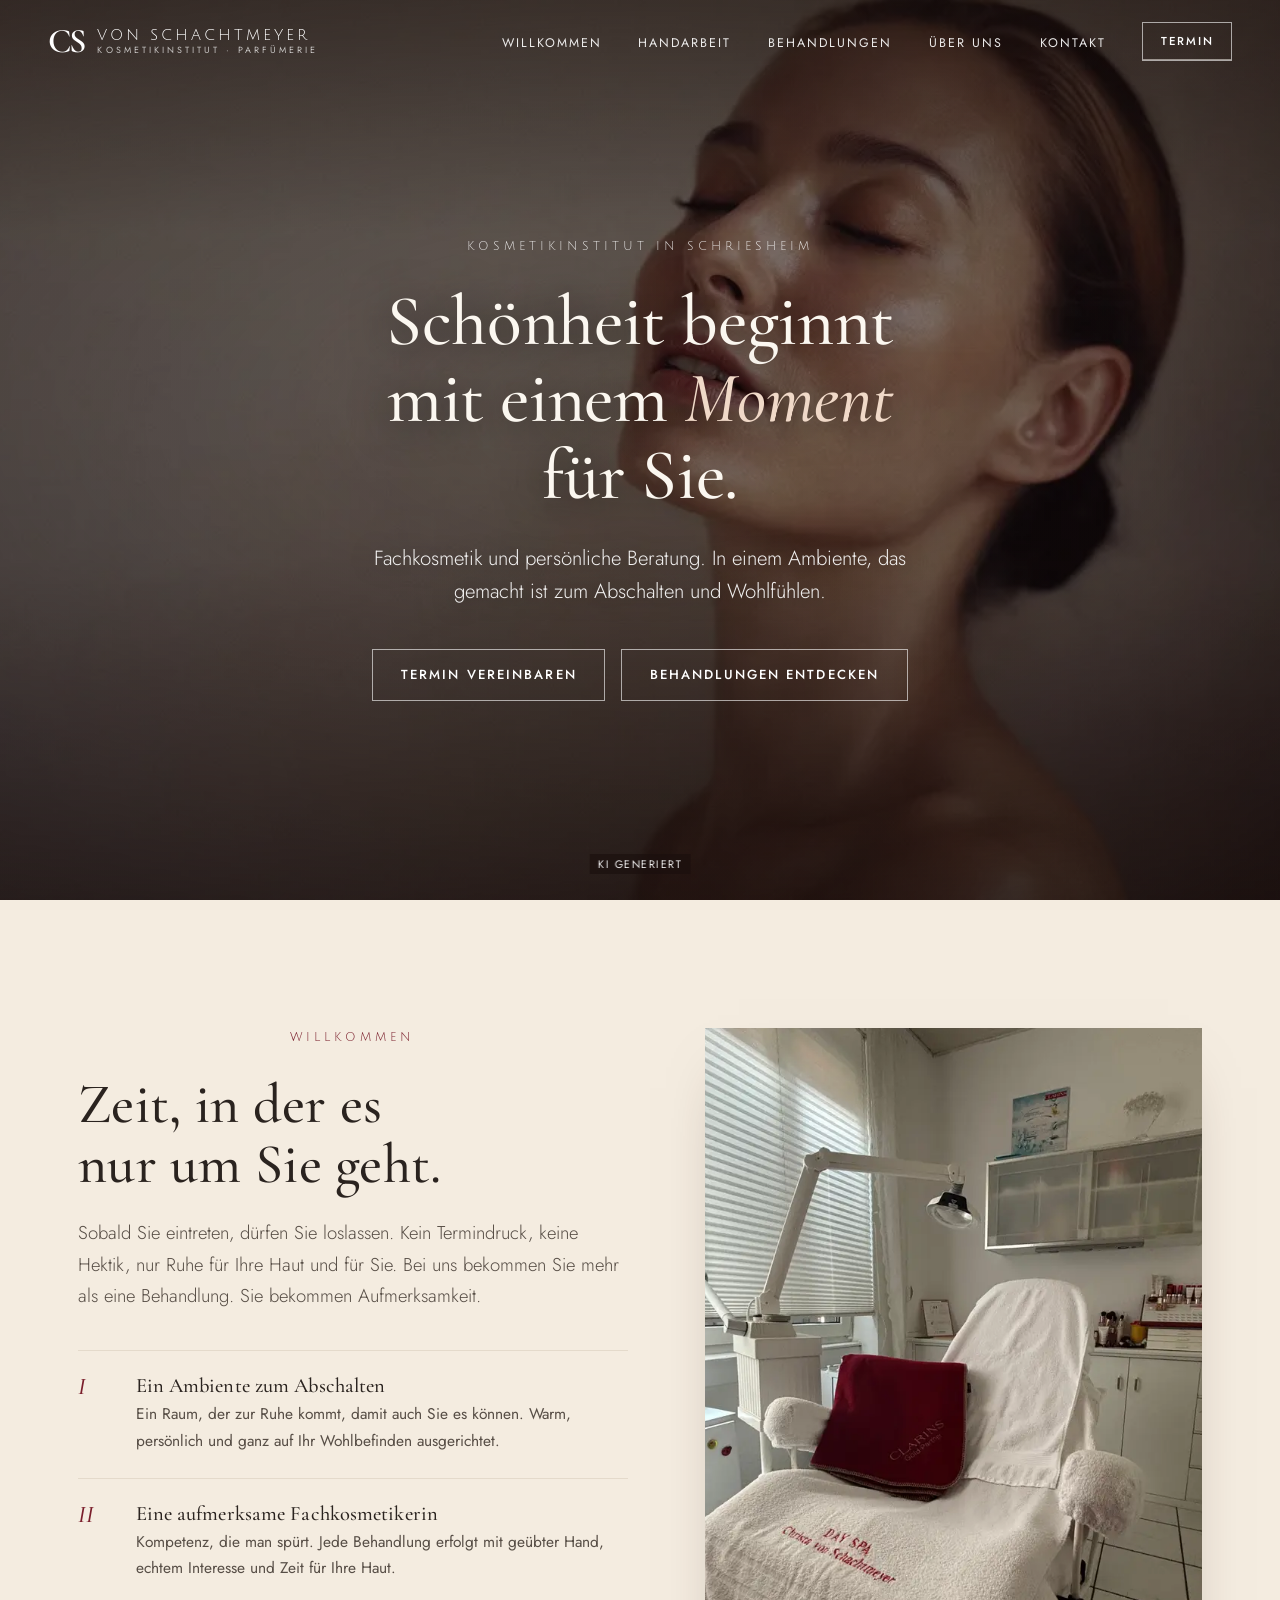
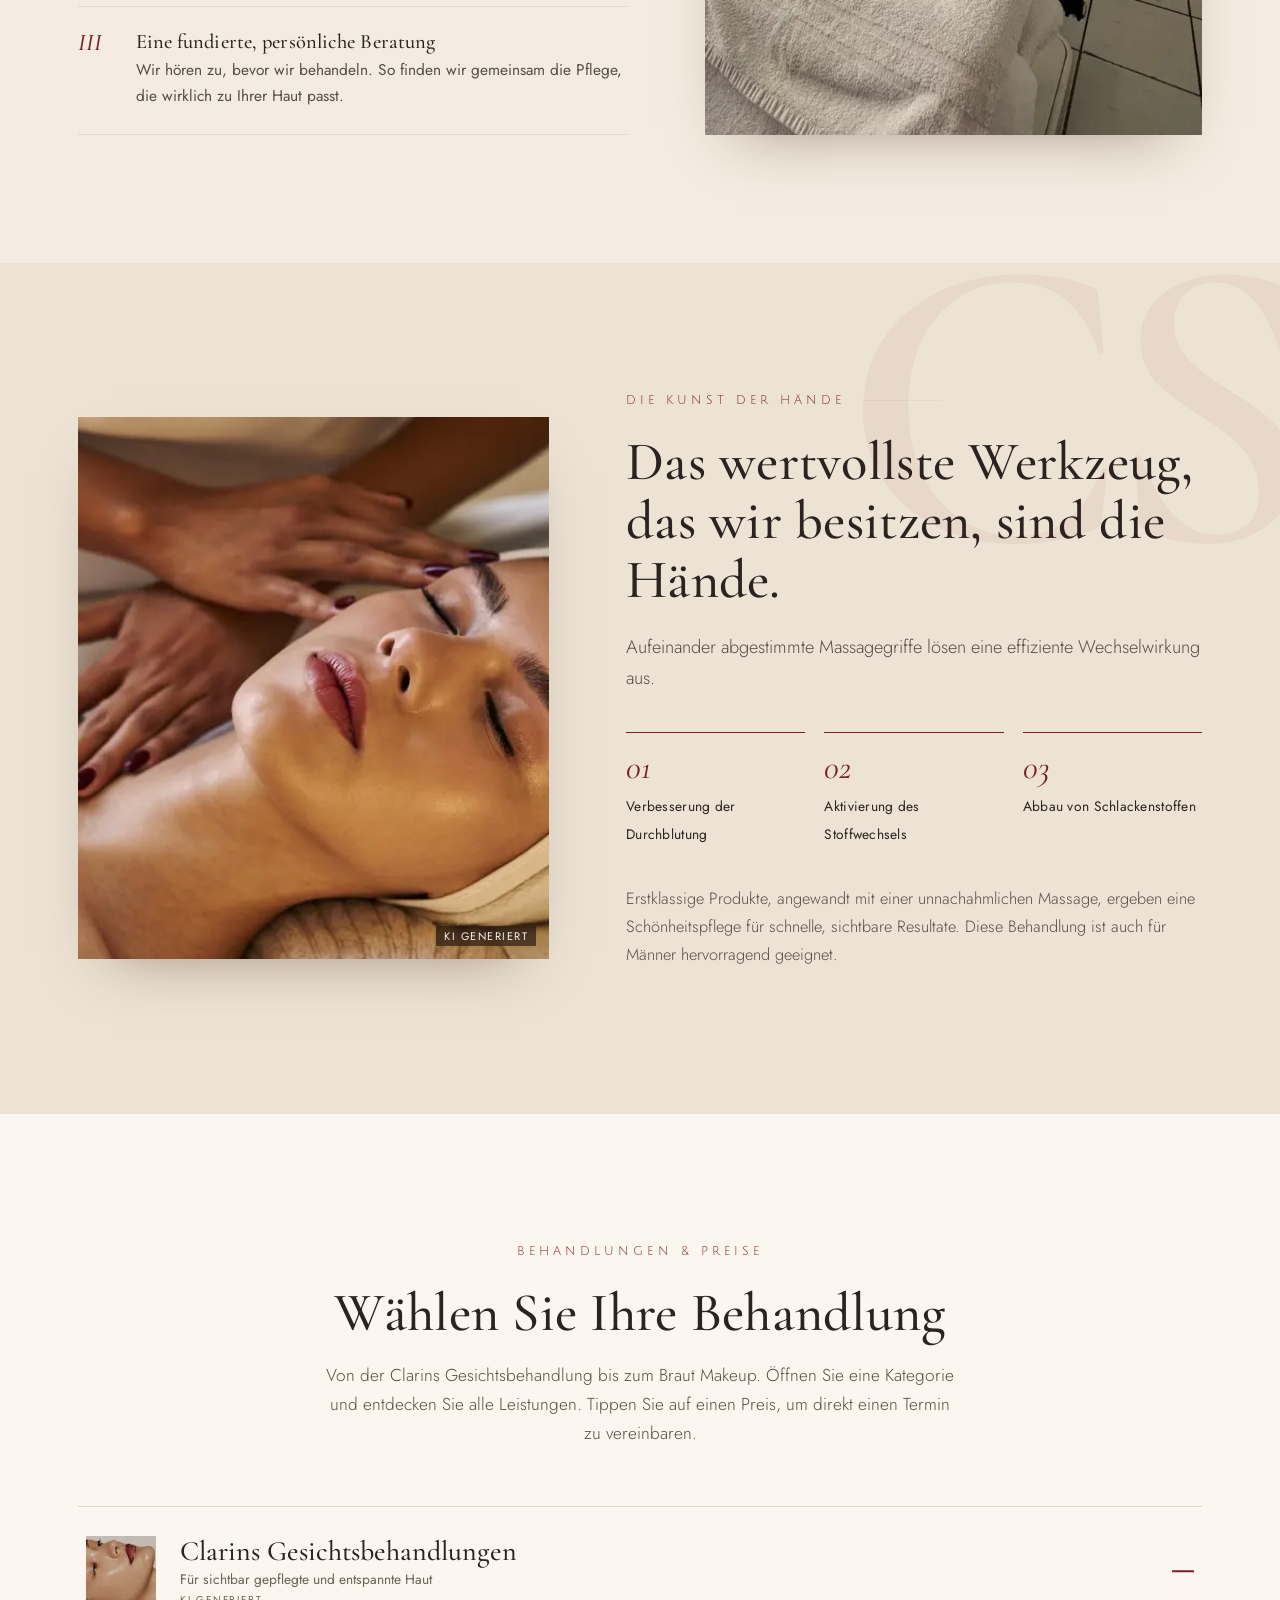
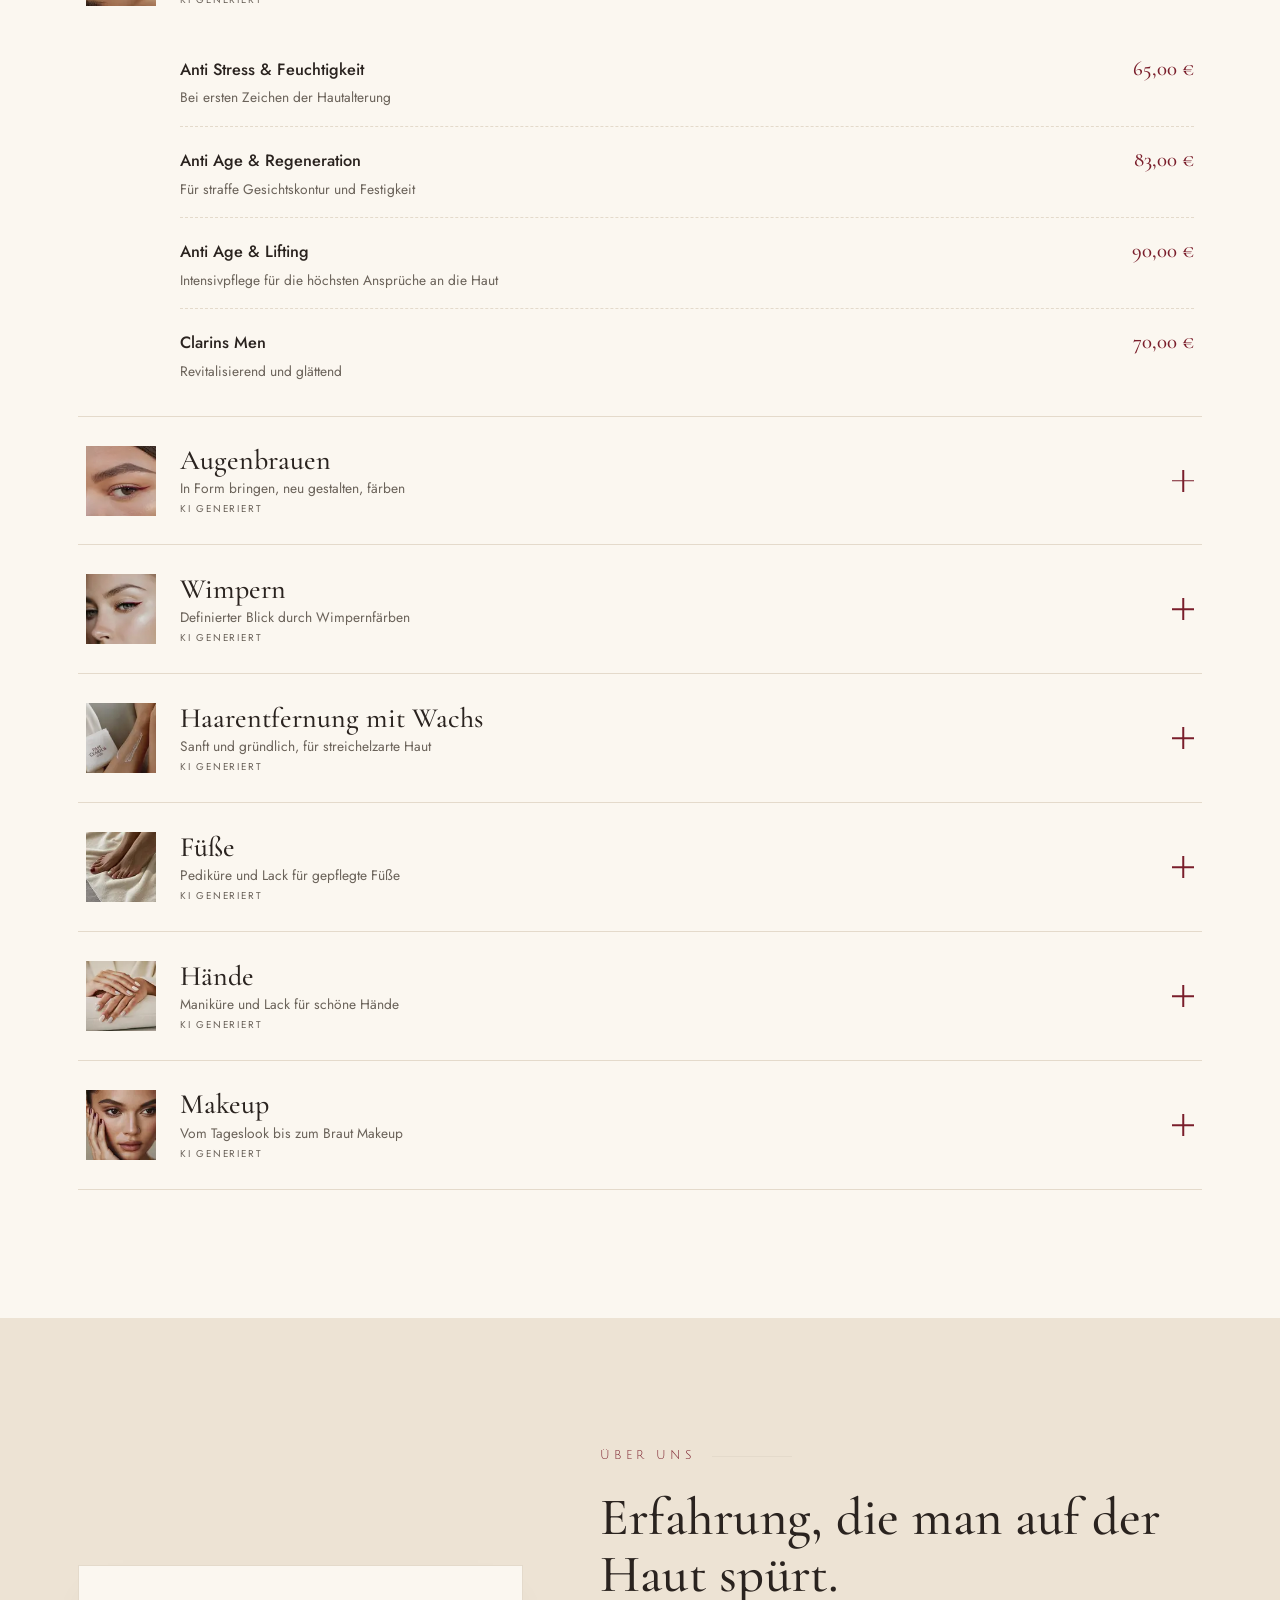
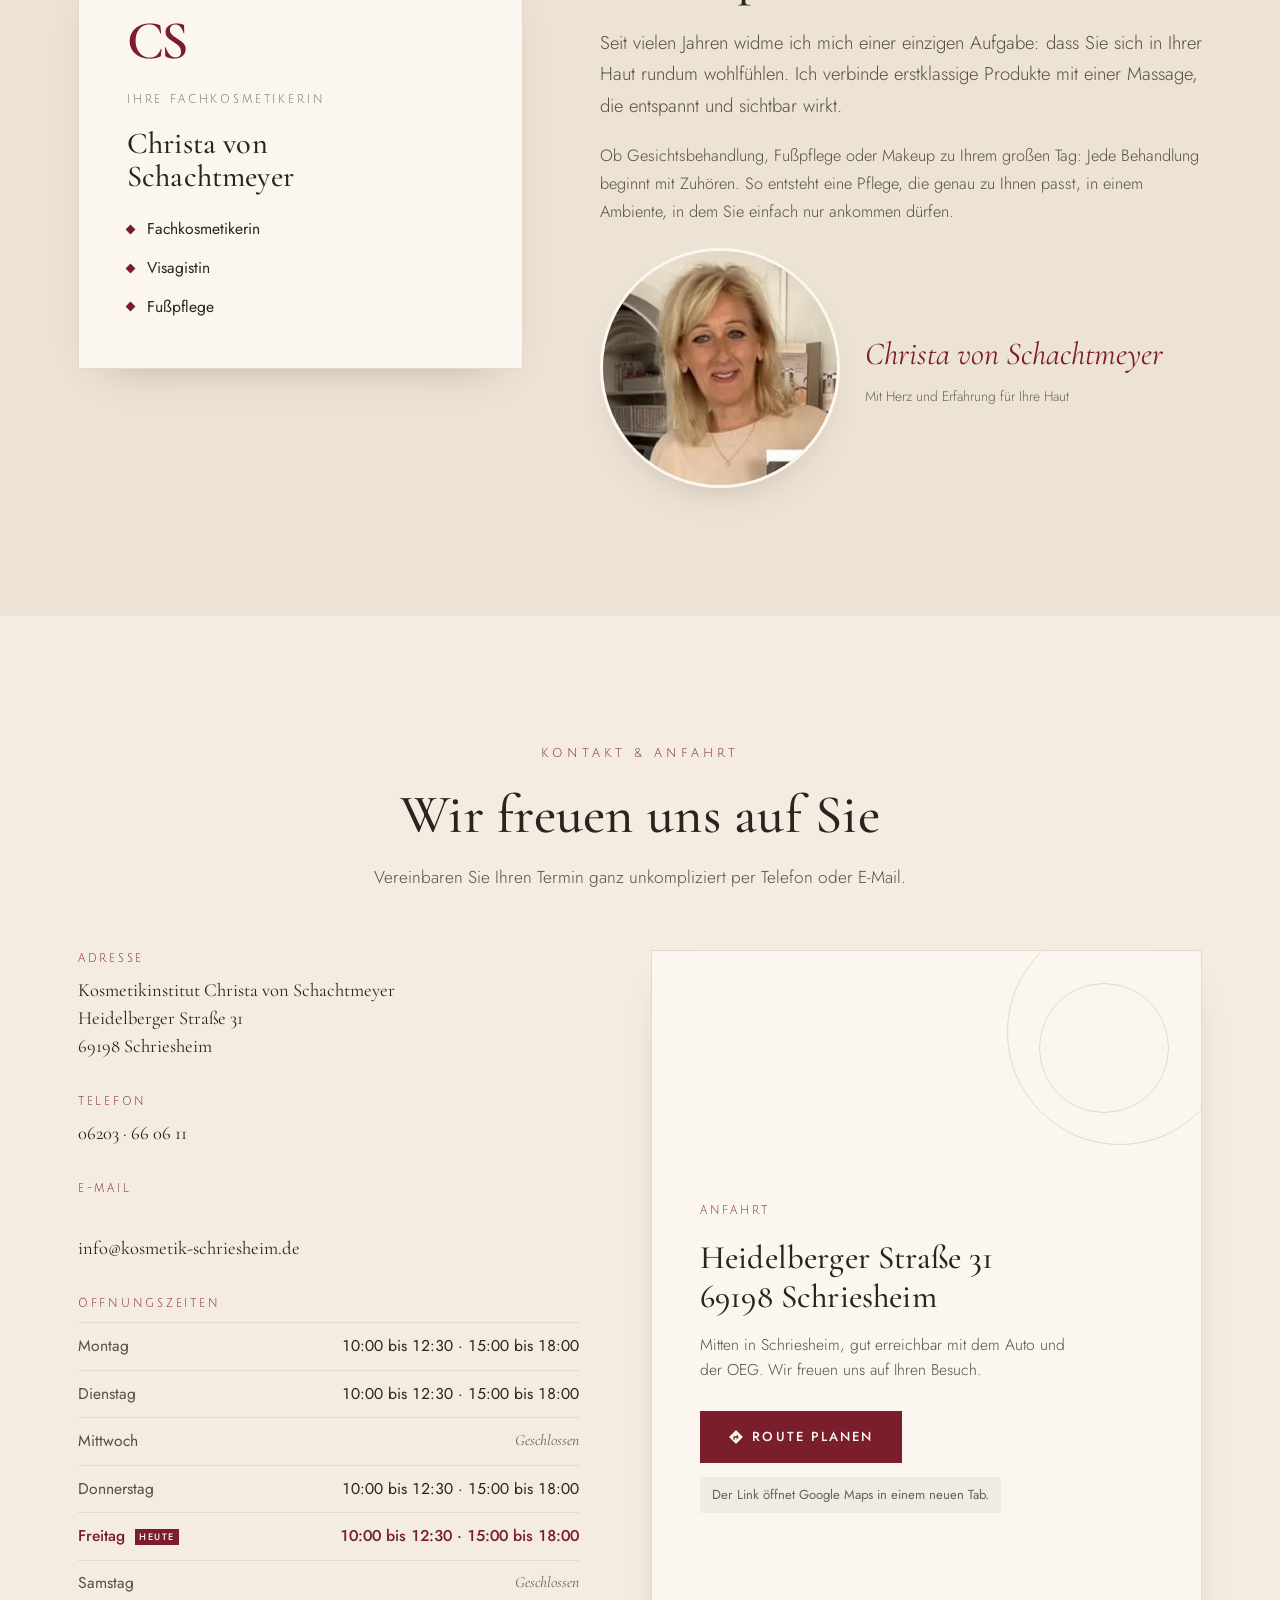
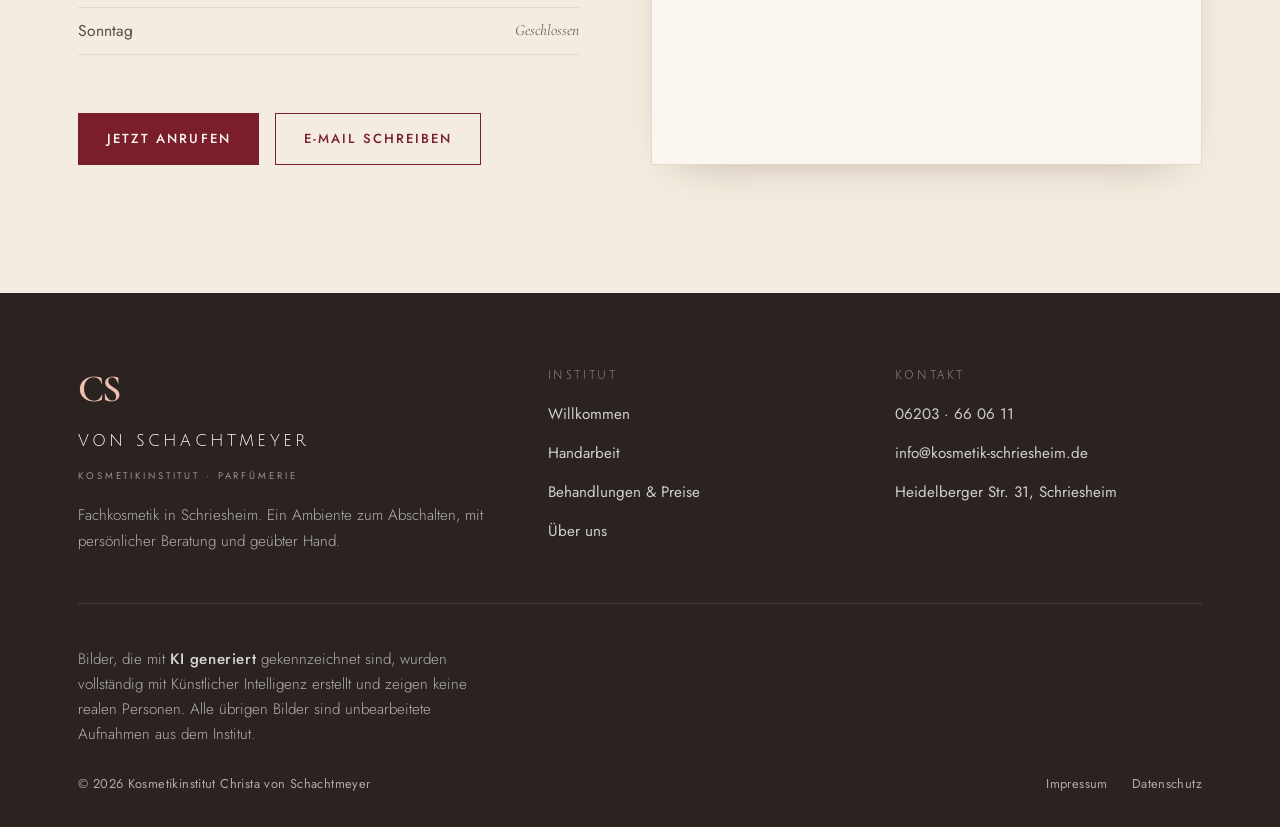
<file: index.html>
<!DOCTYPE html>
<html lang="de">
<head>
<meta charset="utf-8">
<meta name="viewport" content="width=device-width, initial-scale=1, viewport-fit=cover">
<title>Kosmetikinstitut Christa von Schachtmeyer · Schriesheim</title>
<meta name="description" content="Kosmetikinstitut Christa von Schachtmeyer in Schriesheim. Fachkosmetik und persönliche Beratung. Gesichtsbehandlungen, Wimpern, Augenbrauen, Maniküre, Pediküre und Makeup. Termine unter 06203 660611.">
<meta name="theme-color" content="#7A1E2B">
<meta property="og:type" content="business.business">
<meta property="og:title" content="Kosmetikinstitut Christa von Schachtmeyer · Schriesheim">
<meta property="og:description" content="Fachkosmetik und persönliche Beratung in Schriesheim. Ein Ambiente zum Abschalten und Wohlfühlen.">
<meta property="og:image" content="images/hero-1920.jpg">
<meta property="og:locale" content="de_DE">
<script>var _q=location.search;if(_q.indexOf('shot')>-1)document.documentElement.classList.add('shot');if(_q.indexOf('hover')>-1)document.documentElement.classList.add('hovertest');</script>
<link rel="stylesheet" href="styles.css">
<link rel="preload" as="image" fetchpriority="high"
      href="images/hero-1280.webp"
      imagesrcset="images/hero-768.webp 768w, images/hero-1280.webp 1280w, images/hero-1920.webp 1920w"
      imagesizes="100vw">
<link rel="icon" href="data:image/svg+xml,%3Csvg xmlns='http://www.w3.org/2000/svg' viewBox='0 0 32 32'%3E%3Crect width='32' height='32' fill='%23F4ECE0'/%3E%3Ctext x='16' y='23' font-family='Georgia,serif' font-size='20' font-weight='600' fill='%237A1E2B' text-anchor='middle'%3ECS%3C/text%3E%3C/svg%3E">

<script type="application/ld+json">
{
  "@context":"https://schema.org",
  "@type":"BeautySalon",
  "name":"Kosmetikinstitut Christa von Schachtmeyer",
  "description":"Fachkosmetik und persönliche Beratung in Schriesheim.",
  "image":"images/hero-1920.jpg",
  "telephone":"+49 6203 660611",
  "email":"info@kosmetik-schriesheim.de",
  "priceRange":"€€",
  "address":{"@type":"PostalAddress","streetAddress":"Heidelberger Str. 31","postalCode":"69198","addressLocality":"Schriesheim","addressCountry":"DE"},
  "openingHoursSpecification":[
    {"@type":"OpeningHoursSpecification","dayOfWeek":["Monday","Tuesday","Thursday","Friday"],"opens":"10:00","closes":"12:30"},
    {"@type":"OpeningHoursSpecification","dayOfWeek":["Monday","Tuesday","Thursday","Friday"],"opens":"15:00","closes":"18:00"}
  ]
}
</script>
</head>
<body>

<!-- ============================ Navigation ============================ -->
<header class="nav" id="nav">
  <a class="logo" href="#top" title="Zur Startseite">
    <span class="logo-mark" aria-hidden="true">CS</span>
    <span class="logo-word">
      <span class="logo-name">von Schachtmeyer</span>
      <span class="logo-sub">Kosmetikinstitut · Parfümerie</span>
    </span>
  </a>
  <button class="nav-toggle" id="navToggle" aria-label="Menü öffnen" aria-expanded="false">
    <span></span><span></span><span></span>
  </button>
  <nav>
    <ul class="nav-links" id="navLinks">
      <li><a href="#institut">Willkommen</a></li>
      <li><a href="#methode">Handarbeit</a></li>
      <li><a href="#behandlungen">Behandlungen</a></li>
      <li><a href="#christa">Über uns</a></li>
      <li><a href="#kontakt">Kontakt</a></li>
      <li><a class="btn" href="tel:+496203660611">Termin</a></li>
    </ul>
  </nav>
</header>

<main id="top">

  <!-- ============================ Hero ============================ -->
  <section class="hero">
    <div class="hero-media" aria-hidden="true">
      <picture>
        <source type="image/webp" sizes="100vw"
                srcset="images/hero-768.webp 768w, images/hero-1280.webp 1280w, images/hero-1920.webp 1920w">
        <img src="images/hero-1280.jpg" sizes="100vw"
             srcset="images/hero-768.jpg 768w, images/hero-1280.jpg 1280w, images/hero-1920.jpg 1920w"
             alt="" width="1920" height="1080" fetchpriority="high" decoding="async">
      </picture>
    </div>
    <div class="hero-scrim" aria-hidden="true"></div>
    <span class="ai-tag ai-tag-hero">KI generiert</span>
    <div class="hero-inner">
      <div class="hero-content">
        <span class="kicker light" data-stagger style="--i:1">Kosmetikinstitut in Schriesheim</span>
        <h1 data-stagger style="--i:2">Schönheit beginnt<br>mit einem <em>Moment</em><br>für Sie.</h1>
        <p class="hero-sub" data-stagger style="--i:3">Fachkosmetik und persönliche Beratung. In einem Ambiente, das gemacht ist zum Abschalten und Wohlfühlen.</p>
        <div class="hero-actions" data-stagger style="--i:4">
          <a class="btn light" href="tel:+496203660611">Termin vereinbaren</a>
          <a class="btn light" href="#behandlungen">Behandlungen entdecken</a>
        </div>
      </div>
    </div>
  </section>

  <!-- ============================ Willkommen / Institut ============================ -->
  <section class="section welcome" id="institut">
    <div class="wrap">
      <div class="welcome-grid">
        <div class="welcome-head reveal">
          <div class="eyebrow-line"><span class="kicker">Willkommen</span></div>
          <h2>Zeit, in der es<br>nur um Sie geht.</h2>
          <p class="lead">Sobald Sie eintreten, dürfen Sie loslassen. Kein Termindruck, keine Hektik, nur Ruhe für Ihre Haut und für Sie. Bei uns bekommen Sie mehr als eine Behandlung. Sie bekommen Aufmerksamkeit.</p>
        </div>
        <div class="welcome-visual reveal d1">
          <div class="img-frame reveal-img">
            <picture>
              <source type="image/webp" sizes="(max-width:1100px) 92vw, 46vw"
                      srcset="images/ambiente-480.webp 480w, images/ambiente-700.webp 700w, images/ambiente-900.webp 900w, images/ambiente-1200.webp 1200w">
              <img src="images/ambiente-700.jpg" sizes="(max-width:1100px) 92vw, 46vw"
                   srcset="images/ambiente-480.jpg 480w, images/ambiente-700.jpg 700w, images/ambiente-900.jpg 900w, images/ambiente-1200.jpg 1200w"
                   alt="Behandlungsraum im Kosmetikinstitut Christa von Schachtmeyer" width="1200" height="1600" loading="lazy" decoding="async">
            </picture>
          </div>
        </div>
        <div class="promises reveal d2">
          <div class="promise">
            <span class="promise-no">I</span>
            <div>
              <h3>Ein Ambiente zum Abschalten</h3>
              <p>Ein Raum, der zur Ruhe kommt, damit auch Sie es können. Warm, persönlich und ganz auf Ihr Wohlbefinden ausgerichtet.</p>
            </div>
          </div>
          <div class="promise">
            <span class="promise-no">II</span>
            <div>
              <h3>Eine aufmerksame Fachkosmetikerin</h3>
              <p>Kompetenz, die man spürt. Jede Behandlung erfolgt mit geübter Hand, echtem Interesse und Zeit für Ihre Haut.</p>
            </div>
          </div>
          <div class="promise">
            <span class="promise-no">III</span>
            <div>
              <h3>Eine fundierte, persönliche Beratung</h3>
              <p>Wir hören zu, bevor wir behandeln. So finden wir gemeinsam die Pflege, die wirklich zu Ihrer Haut passt.</p>
            </div>
          </div>
        </div>
      </div>
    </div>
  </section>

  <!-- ============================ Handarbeit ============================ -->
  <section class="section methode" id="methode">
    <div class="wrap">
      <div class="methode-grid">
        <div class="methode-visual reveal">
          <div class="reveal-img">
            <picture>
              <source type="image/webp" sizes="(max-width:900px) 92vw, 40vw"
                      srcset="images/methode-480.webp 480w, images/methode-760.webp 760w, images/methode-1200.webp 1200w">
              <img src="images/methode-760.jpg" sizes="(max-width:900px) 92vw, 40vw"
                   srcset="images/methode-480.jpg 480w, images/methode-760.jpg 760w, images/methode-1200.jpg 1200w"
                   alt="Kosmetikerin führt eine sanfte Gesichtsmassage durch" width="1200" height="800" loading="lazy" decoding="async">
            </picture>
            <span class="ai-tag">KI generiert</span>
          </div>
        </div>
        <div class="methode-copy reveal d1">
          <div class="eyebrow-line"><span class="kicker">Die Kunst der Hände</span></div>
          <h2>Das wertvollste Werkzeug, das wir besitzen, sind die Hände.</h2>
          <p class="methode-lead">Aufeinander abgestimmte Massagegriffe lösen eine effiziente Wechselwirkung aus.</p>
          <div class="methode-pillars">
            <div class="pillar"><span class="n">01</span><span class="l">Verbesserung der Durchblutung</span></div>
            <div class="pillar"><span class="n">02</span><span class="l">Aktivierung des Stoffwechsels</span></div>
            <div class="pillar"><span class="n">03</span><span class="l">Abbau von Schlackenstoffen</span></div>
          </div>
          <p>Erstklassige Produkte, angewandt mit einer unnachahmlichen Massage, ergeben eine Schönheitspflege für schnelle, sichtbare Resultate. Diese Behandlung ist auch für Männer hervorragend geeignet.</p>
        </div>
      </div>
    </div>
  </section>

  <!-- ============================ Behandlungen & Preise ============================ -->
  <section class="section preise" id="behandlungen">
    <div class="wrap">
      <div class="section-head center reveal">
        <div class="eyebrow-line"><span class="kicker">Behandlungen &amp; Preise</span></div>
        <h2>Wählen Sie Ihre Behandlung</h2>
        <p>Von der Clarins Gesichtsbehandlung bis zum Braut Makeup. Öffnen Sie eine Kategorie und entdecken Sie alle Leistungen. Tippen Sie auf einen Preis, um direkt einen Termin zu vereinbaren.</p>
      </div>

      <div class="accordion reveal d1" id="accordion">

        <!-- Clarins Gesicht -->
        <div class="acc-item">
          <button class="acc-head" aria-expanded="false">
            <span class="acc-thumb"><picture><source type="image/webp" srcset="images/gesicht.webp"><img src="images/gesicht.jpg" alt="Strahlende Haut nach einer Clarins Gesichtsbehandlung" width="160" height="120" loading="lazy" decoding="async"></picture></span>
            <span class="acc-titles">
              <span class="acc-cat">Clarins Gesichtsbehandlungen</span>
              <span class="acc-desc">Für sichtbar gepflegte und entspannte Haut</span>
              <span class="ai-tag ai-tag-inline">KI generiert</span>
            </span>
            <span class="acc-icon" aria-hidden="true"></span>
          </button>
          <div class="acc-panel"><div class="acc-panel-inner"><div class="acc-grid">
            <a class="price-row" href="tel:+496203660611">
              <span class="price-info">
                <span class="price-name">Anti Stress &amp; Feuchtigkeit <span class="call-tag"><svg viewBox="0 0 24 24"><path d="M6.6 10.8c1.4 2.8 3.8 5.1 6.6 6.6l2.2-2.2c.3-.3.7-.4 1-.2 1.1.4 2.3.6 3.6.6.6 0 1 .4 1 1V20c0 .6-.4 1-1 1C10.6 21 3 13.4 3 4c0-.6.4-1 1-1h3.5c.6 0 1 .4 1 1 0 1.2.2 2.4.6 3.6.1.4 0 .8-.2 1l-2.3 2.2z"/></svg>Anrufen</span></span>
                <span class="price-desc">Bei ersten Zeichen der Hautalterung</span>
              </span>
              <span class="price-value">65,00 €</span>
            </a>
            <a class="price-row" href="tel:+496203660611">
              <span class="price-info">
                <span class="price-name">Anti Age &amp; Regeneration <span class="call-tag"><svg viewBox="0 0 24 24"><path d="M6.6 10.8c1.4 2.8 3.8 5.1 6.6 6.6l2.2-2.2c.3-.3.7-.4 1-.2 1.1.4 2.3.6 3.6.6.6 0 1 .4 1 1V20c0 .6-.4 1-1 1C10.6 21 3 13.4 3 4c0-.6.4-1 1-1h3.5c.6 0 1 .4 1 1 0 1.2.2 2.4.6 3.6.1.4 0 .8-.2 1l-2.3 2.2z"/></svg>Anrufen</span></span>
                <span class="price-desc">Für straffe Gesichtskontur und Festigkeit</span>
              </span>
              <span class="price-value">83,00 €</span>
            </a>
            <a class="price-row" href="tel:+496203660611">
              <span class="price-info">
                <span class="price-name">Anti Age &amp; Lifting <span class="call-tag"><svg viewBox="0 0 24 24"><path d="M6.6 10.8c1.4 2.8 3.8 5.1 6.6 6.6l2.2-2.2c.3-.3.7-.4 1-.2 1.1.4 2.3.6 3.6.6.6 0 1 .4 1 1V20c0 .6-.4 1-1 1C10.6 21 3 13.4 3 4c0-.6.4-1 1-1h3.5c.6 0 1 .4 1 1 0 1.2.2 2.4.6 3.6.1.4 0 .8-.2 1l-2.3 2.2z"/></svg>Anrufen</span></span>
                <span class="price-desc">Intensivpflege für die höchsten Ansprüche an die Haut</span>
              </span>
              <span class="price-value">90,00 €</span>
            </a>
            <a class="price-row" href="tel:+496203660611">
              <span class="price-info">
                <span class="price-name">Clarins Men <span class="call-tag"><svg viewBox="0 0 24 24"><path d="M6.6 10.8c1.4 2.8 3.8 5.1 6.6 6.6l2.2-2.2c.3-.3.7-.4 1-.2 1.1.4 2.3.6 3.6.6.6 0 1 .4 1 1V20c0 .6-.4 1-1 1C10.6 21 3 13.4 3 4c0-.6.4-1 1-1h3.5c.6 0 1 .4 1 1 0 1.2.2 2.4.6 3.6.1.4 0 .8-.2 1l-2.3 2.2z"/></svg>Anrufen</span></span>
                <span class="price-desc">Revitalisierend und glättend</span>
              </span>
              <span class="price-value">70,00 €</span>
            </a>
          </div></div></div>
        </div>

        <!-- Augenbrauen -->
        <div class="acc-item">
          <button class="acc-head" aria-expanded="false">
            <span class="acc-thumb"><picture><source type="image/webp" srcset="images/augenbrauen.webp"><img src="images/augenbrauen.jpg" alt="Perfekt in Form gebrachte Augenbraue" width="160" height="120" loading="lazy" decoding="async"></picture></span>
            <span class="acc-titles">
              <span class="acc-cat">Augenbrauen</span>
              <span class="acc-desc">In Form bringen, neu gestalten, färben</span>
              <span class="ai-tag ai-tag-inline">KI generiert</span>
            </span>
            <span class="acc-icon" aria-hidden="true"></span>
          </button>
          <div class="acc-panel"><div class="acc-panel-inner"><div class="acc-grid">
            <a class="price-row" href="tel:+496203660611">
              <span class="price-info"><span class="price-name">In Form bringen <span class="call-tag"><svg viewBox="0 0 24 24"><path d="M6.6 10.8c1.4 2.8 3.8 5.1 6.6 6.6l2.2-2.2c.3-.3.7-.4 1-.2 1.1.4 2.3.6 3.6.6.6 0 1 .4 1 1V20c0 .6-.4 1-1 1C10.6 21 3 13.4 3 4c0-.6.4-1 1-1h3.5c.6 0 1 .4 1 1 0 1.2.2 2.4.6 3.6.1.4 0 .8-.2 1l-2.3 2.2z"/></svg>Anrufen</span></span></span>
              <span class="price-value">12,00 €</span>
            </a>
            <a class="price-row" href="tel:+496203660611">
              <span class="price-info"><span class="price-name">Neue Form <span class="call-tag"><svg viewBox="0 0 24 24"><path d="M6.6 10.8c1.4 2.8 3.8 5.1 6.6 6.6l2.2-2.2c.3-.3.7-.4 1-.2 1.1.4 2.3.6 3.6.6.6 0 1 .4 1 1V20c0 .6-.4 1-1 1C10.6 21 3 13.4 3 4c0-.6.4-1 1-1h3.5c.6 0 1 .4 1 1 0 1.2.2 2.4.6 3.6.1.4 0 .8-.2 1l-2.3 2.2z"/></svg>Anrufen</span></span></span>
              <span class="price-value"><span class="ab">ab</span>14,00 €</span>
            </a>
            <a class="price-row" href="tel:+496203660611">
              <span class="price-info"><span class="price-name">Färben <span class="call-tag"><svg viewBox="0 0 24 24"><path d="M6.6 10.8c1.4 2.8 3.8 5.1 6.6 6.6l2.2-2.2c.3-.3.7-.4 1-.2 1.1.4 2.3.6 3.6.6.6 0 1 .4 1 1V20c0 .6-.4 1-1 1C10.6 21 3 13.4 3 4c0-.6.4-1 1-1h3.5c.6 0 1 .4 1 1 0 1.2.2 2.4.6 3.6.1.4 0 .8-.2 1l-2.3 2.2z"/></svg>Anrufen</span></span></span>
              <span class="price-value">12,00 €</span>
            </a>
          </div></div></div>
        </div>

        <!-- Wimpern -->
        <div class="acc-item">
          <button class="acc-head" aria-expanded="false">
            <span class="acc-thumb"><picture><source type="image/webp" srcset="images/wimpern.webp"><img src="images/wimpern.jpg" alt="Auge mit langen, definierten Wimpern" width="160" height="120" loading="lazy" decoding="async"></picture></span>
            <span class="acc-titles">
              <span class="acc-cat">Wimpern</span>
              <span class="acc-desc">Definierter Blick durch Wimpernfärben</span>
              <span class="ai-tag ai-tag-inline">KI generiert</span>
            </span>
            <span class="acc-icon" aria-hidden="true"></span>
          </button>
          <div class="acc-panel"><div class="acc-panel-inner"><div class="acc-grid">
            <a class="price-row" href="tel:+496203660611">
              <span class="price-info"><span class="price-name">Färben <span class="call-tag"><svg viewBox="0 0 24 24"><path d="M6.6 10.8c1.4 2.8 3.8 5.1 6.6 6.6l2.2-2.2c.3-.3.7-.4 1-.2 1.1.4 2.3.6 3.6.6.6 0 1 .4 1 1V20c0 .6-.4 1-1 1C10.6 21 3 13.4 3 4c0-.6.4-1 1-1h3.5c.6 0 1 .4 1 1 0 1.2.2 2.4.6 3.6.1.4 0 .8-.2 1l-2.3 2.2z"/></svg>Anrufen</span></span></span>
              <span class="price-value">15,00 €</span>
            </a>
          </div></div></div>
        </div>

        <!-- Haarentfernung -->
        <div class="acc-item">
          <button class="acc-head" aria-expanded="false">
            <span class="acc-thumb"><picture><source type="image/webp" srcset="images/haarentfernung.webp"><img src="images/haarentfernung.jpg" alt="Glatte, gepflegte Haut nach Haarentfernung mit Wachs" width="160" height="120" loading="lazy" decoding="async"></picture></span>
            <span class="acc-titles">
              <span class="acc-cat">Haarentfernung mit Wachs</span>
              <span class="acc-desc">Sanft und gründlich, für streichelzarte Haut</span>
              <span class="ai-tag ai-tag-inline">KI generiert</span>
            </span>
            <span class="acc-icon" aria-hidden="true"></span>
          </button>
          <div class="acc-panel"><div class="acc-panel-inner"><div class="acc-grid">
            <a class="price-row" href="tel:+496203660611">
              <span class="price-info"><span class="price-name">Gesicht <span class="call-tag"><svg viewBox="0 0 24 24"><path d="M6.6 10.8c1.4 2.8 3.8 5.1 6.6 6.6l2.2-2.2c.3-.3.7-.4 1-.2 1.1.4 2.3.6 3.6.6.6 0 1 .4 1 1V20c0 .6-.4 1-1 1C10.6 21 3 13.4 3 4c0-.6.4-1 1-1h3.5c.6 0 1 .4 1 1 0 1.2.2 2.4.6 3.6.1.4 0 .8-.2 1l-2.3 2.2z"/></svg>Anrufen</span></span></span>
              <span class="price-value"><span class="ab">ab</span>12,00 €</span>
            </a>
            <a class="price-row" href="tel:+496203660611">
              <span class="price-info"><span class="price-name">Bein bis Knie <span class="call-tag"><svg viewBox="0 0 24 24"><path d="M6.6 10.8c1.4 2.8 3.8 5.1 6.6 6.6l2.2-2.2c.3-.3.7-.4 1-.2 1.1.4 2.3.6 3.6.6.6 0 1 .4 1 1V20c0 .6-.4 1-1 1C10.6 21 3 13.4 3 4c0-.6.4-1 1-1h3.5c.6 0 1 .4 1 1 0 1.2.2 2.4.6 3.6.1.4 0 .8-.2 1l-2.3 2.2z"/></svg>Anrufen</span></span></span>
              <span class="price-value">40,00 €</span>
            </a>
            <a class="price-row" href="tel:+496203660611">
              <span class="price-info"><span class="price-name">Bein komplett <span class="call-tag"><svg viewBox="0 0 24 24"><path d="M6.6 10.8c1.4 2.8 3.8 5.1 6.6 6.6l2.2-2.2c.3-.3.7-.4 1-.2 1.1.4 2.3.6 3.6.6.6 0 1 .4 1 1V20c0 .6-.4 1-1 1C10.6 21 3 13.4 3 4c0-.6.4-1 1-1h3.5c.6 0 1 .4 1 1 0 1.2.2 2.4.6 3.6.1.4 0 .8-.2 1l-2.3 2.2z"/></svg>Anrufen</span></span></span>
              <span class="price-value">59,00 €</span>
            </a>
            <a class="price-row" href="tel:+496203660611">
              <span class="price-info"><span class="price-name">Bikinizone <span class="call-tag"><svg viewBox="0 0 24 24"><path d="M6.6 10.8c1.4 2.8 3.8 5.1 6.6 6.6l2.2-2.2c.3-.3.7-.4 1-.2 1.1.4 2.3.6 3.6.6.6 0 1 .4 1 1V20c0 .6-.4 1-1 1C10.6 21 3 13.4 3 4c0-.6.4-1 1-1h3.5c.6 0 1 .4 1 1 0 1.2.2 2.4.6 3.6.1.4 0 .8-.2 1l-2.3 2.2z"/></svg>Anrufen</span></span></span>
              <span class="price-value">20,00 €</span>
            </a>
          </div></div></div>
        </div>

        <!-- Füße -->
        <div class="acc-item">
          <button class="acc-head" aria-expanded="false">
            <span class="acc-thumb"><picture><source type="image/webp" srcset="images/fuesse.webp"><img src="images/fuesse.jpg" alt="Gepflegte Füße nach einer Pediküre" width="160" height="120" loading="lazy" decoding="async"></picture></span>
            <span class="acc-titles">
              <span class="acc-cat">Füße</span>
              <span class="acc-desc">Pediküre und Lack für gepflegte Füße</span>
              <span class="ai-tag ai-tag-inline">KI generiert</span>
            </span>
            <span class="acc-icon" aria-hidden="true"></span>
          </button>
          <div class="acc-panel"><div class="acc-panel-inner"><div class="acc-grid">
            <a class="price-row" href="tel:+496203660611">
              <span class="price-info"><span class="price-name">Pediküre <span class="call-tag"><svg viewBox="0 0 24 24"><path d="M6.6 10.8c1.4 2.8 3.8 5.1 6.6 6.6l2.2-2.2c.3-.3.7-.4 1-.2 1.1.4 2.3.6 3.6.6.6 0 1 .4 1 1V20c0 .6-.4 1-1 1C10.6 21 3 13.4 3 4c0-.6.4-1 1-1h3.5c.6 0 1 .4 1 1 0 1.2.2 2.4.6 3.6.1.4 0 .8-.2 1l-2.3 2.2z"/></svg>Anrufen</span></span></span>
              <span class="price-value">41,00 €</span>
            </a>
            <a class="price-row" href="tel:+496203660611">
              <span class="price-info"><span class="price-name">Lack <span class="call-tag"><svg viewBox="0 0 24 24"><path d="M6.6 10.8c1.4 2.8 3.8 5.1 6.6 6.6l2.2-2.2c.3-.3.7-.4 1-.2 1.1.4 2.3.6 3.6.6.6 0 1 .4 1 1V20c0 .6-.4 1-1 1C10.6 21 3 13.4 3 4c0-.6.4-1 1-1h3.5c.6 0 1 .4 1 1 0 1.2.2 2.4.6 3.6.1.4 0 .8-.2 1l-2.3 2.2z"/></svg>Anrufen</span></span></span>
              <span class="price-value">8,00 €</span>
            </a>
          </div></div></div>
        </div>

        <!-- Hände -->
        <div class="acc-item">
          <button class="acc-head" aria-expanded="false">
            <span class="acc-thumb"><picture><source type="image/webp" srcset="images/haende.webp"><img src="images/haende.jpg" alt="Gepflegte Hände nach einer Maniküre" width="160" height="120" loading="lazy" decoding="async"></picture></span>
            <span class="acc-titles">
              <span class="acc-cat">Hände</span>
              <span class="acc-desc">Maniküre und Lack für schöne Hände</span>
              <span class="ai-tag ai-tag-inline">KI generiert</span>
            </span>
            <span class="acc-icon" aria-hidden="true"></span>
          </button>
          <div class="acc-panel"><div class="acc-panel-inner"><div class="acc-grid">
            <a class="price-row" href="tel:+496203660611">
              <span class="price-info"><span class="price-name">Maniküre einzeln <span class="call-tag"><svg viewBox="0 0 24 24"><path d="M6.6 10.8c1.4 2.8 3.8 5.1 6.6 6.6l2.2-2.2c.3-.3.7-.4 1-.2 1.1.4 2.3.6 3.6.6.6 0 1 .4 1 1V20c0 .6-.4 1-1 1C10.6 21 3 13.4 3 4c0-.6.4-1 1-1h3.5c.6 0 1 .4 1 1 0 1.2.2 2.4.6 3.6.1.4 0 .8-.2 1l-2.3 2.2z"/></svg>Anrufen</span></span></span>
              <span class="price-value">34,00 €</span>
            </a>
            <a class="price-row" href="tel:+496203660611">
              <span class="price-info"><span class="price-name">Lack <span class="call-tag"><svg viewBox="0 0 24 24"><path d="M6.6 10.8c1.4 2.8 3.8 5.1 6.6 6.6l2.2-2.2c.3-.3.7-.4 1-.2 1.1.4 2.3.6 3.6.6.6 0 1 .4 1 1V20c0 .6-.4 1-1 1C10.6 21 3 13.4 3 4c0-.6.4-1 1-1h3.5c.6 0 1 .4 1 1 0 1.2.2 2.4.6 3.6.1.4 0 .8-.2 1l-2.3 2.2z"/></svg>Anrufen</span></span></span>
              <span class="price-value">8,00 €</span>
            </a>
          </div></div></div>
        </div>

        <!-- Make up -->
        <div class="acc-item">
          <button class="acc-head" aria-expanded="false">
            <span class="acc-thumb"><picture><source type="image/webp" srcset="images/makeup.webp"><img src="images/makeup.jpg" alt="Elegant geschminktes Gesicht" width="160" height="120" loading="lazy" decoding="async"></picture></span>
            <span class="acc-titles">
              <span class="acc-cat">Makeup</span>
              <span class="acc-desc">Vom Tageslook bis zum Braut Makeup</span>
              <span class="ai-tag ai-tag-inline">KI generiert</span>
            </span>
            <span class="acc-icon" aria-hidden="true"></span>
          </button>
          <div class="acc-panel"><div class="acc-panel-inner"><div class="acc-grid">
            <a class="price-row" href="tel:+496203660611">
              <span class="price-info"><span class="price-name">Tages Makeup <span class="call-tag"><svg viewBox="0 0 24 24"><path d="M6.6 10.8c1.4 2.8 3.8 5.1 6.6 6.6l2.2-2.2c.3-.3.7-.4 1-.2 1.1.4 2.3.6 3.6.6.6 0 1 .4 1 1V20c0 .6-.4 1-1 1C10.6 21 3 13.4 3 4c0-.6.4-1 1-1h3.5c.6 0 1 .4 1 1 0 1.2.2 2.4.6 3.6.1.4 0 .8-.2 1l-2.3 2.2z"/></svg>Anrufen</span></span></span>
              <span class="price-value">28,00 €</span>
            </a>
            <a class="price-row" href="tel:+496203660611">
              <span class="price-info"><span class="price-name">Abend Makeup <span class="call-tag"><svg viewBox="0 0 24 24"><path d="M6.6 10.8c1.4 2.8 3.8 5.1 6.6 6.6l2.2-2.2c.3-.3.7-.4 1-.2 1.1.4 2.3.6 3.6.6.6 0 1 .4 1 1V20c0 .6-.4 1-1 1C10.6 21 3 13.4 3 4c0-.6.4-1 1-1h3.5c.6 0 1 .4 1 1 0 1.2.2 2.4.6 3.6.1.4 0 .8-.2 1l-2.3 2.2z"/></svg>Anrufen</span></span></span>
              <span class="price-value">33,00 €</span>
            </a>
            <a class="price-row" href="tel:+496203660611">
              <span class="price-info"><span class="price-name">Braut Makeup <span class="call-tag"><svg viewBox="0 0 24 24"><path d="M6.6 10.8c1.4 2.8 3.8 5.1 6.6 6.6l2.2-2.2c.3-.3.7-.4 1-.2 1.1.4 2.3.6 3.6.6.6 0 1 .4 1 1V20c0 .6-.4 1-1 1C10.6 21 3 13.4 3 4c0-.6.4-1 1-1h3.5c.6 0 1 .4 1 1 0 1.2.2 2.4.6 3.6.1.4 0 .8-.2 1l-2.3 2.2z"/></svg>Anrufen</span></span></span>
                <span class="price-desc">Inklusive Probe Makeup</span>
              <span class="price-value">110,00 €</span>
            </a>
          </div></div></div>
        </div>

      </div>
    </div>
  </section>

  <!-- ============================ Über Christa ============================ -->
  <section class="section christa" id="christa">
    <div class="wrap">
      <div class="christa-grid">
        <div class="christa-card reveal">
          <div class="christa-mono">CS</div>
          <span class="role">Ihre Fachkosmetikerin</span>
          <h3 style="font-size:1.9rem;color:var(--ink);font-weight:500;">Christa von<br>Schachtmeyer</h3>
          <ul class="christa-quals">
            <li>Fachkosmetikerin</li>
            <li>Visagistin</li>
            <li>Fußpflege</li>
          </ul>
        </div>
        <div class="christa-copy reveal d1">
          <div class="eyebrow-line"><span class="kicker">Über uns</span></div>
          <h2>Erfahrung, die man auf der Haut spürt.</h2>
          <p class="lead">Seit vielen Jahren widme ich mich einer einzigen Aufgabe: dass Sie sich in Ihrer Haut rundum wohlfühlen. Ich verbinde erstklassige Produkte mit einer Massage, die entspannt und sichtbar wirkt.</p>
          <p>Ob Gesichtsbehandlung, Fußpflege oder Makeup zu Ihrem großen Tag: Jede Behandlung beginnt mit Zuhören. So entsteht eine Pflege, die genau zu Ihnen passt, in einem Ambiente, in dem Sie einfach nur ankommen dürfen.</p>
          <div class="christa-portrait">
            <div class="christa-portrait-img">
              <picture>
                <source type="image/webp" sizes="240px" srcset="images/christa-280.webp 280w, images/christa-480.webp 480w">
                <img src="images/christa-480.jpg" sizes="240px" srcset="images/christa-280.jpg 280w, images/christa-480.jpg 480w"
                     alt="Christa von Schachtmeyer in ihrem Kosmetikinstitut" width="480" height="480" loading="lazy" decoding="async">
              </picture>
            </div>
            <div class="christa-portrait-text">
              <span class="christa-sign">Christa von Schachtmeyer</span>
              <span class="christa-portrait-tag">Mit Herz und Erfahrung für Ihre Haut</span>
            </div>
          </div>
        </div>
      </div>
    </div>
  </section>

  <!-- ============================ Kontakt ============================ -->
  <section class="section kontakt" id="kontakt">
    <div class="wrap">
      <div class="section-head center reveal">
        <div class="eyebrow-line"><span class="kicker">Kontakt &amp; Anfahrt</span></div>
        <h2>Wir freuen uns auf Sie</h2>
        <p>Vereinbaren Sie Ihren Termin ganz unkompliziert per Telefon oder E-Mail.</p>
      </div>
      <div class="kontakt-grid">
        <div class="kontakt-info reveal">
          <div class="contact-block">
            <span class="k">Adresse</span>
            <address>Kosmetikinstitut Christa von Schachtmeyer<br>Heidelberger Straße 31<br>69198 Schriesheim</address>
          </div>
          <div class="contact-block">
            <span class="k">Telefon</span>
            <a class="linkline" href="tel:+496203660611">06203 &middot; 66 06 11</a>
          </div>
          <div class="contact-block">
            <span class="k">E-Mail</span><br>
            <a class="linkline" href="mailto:info@kosmetik-schriesheim.de">info@kosmetik-schriesheim.de</a>
          </div>
          <div class="contact-block">
            <span class="k">Öffnungszeiten</span>
            <div class="hours" id="hours">
              <div class="hours-row" data-day="1"><span class="day">Montag</span><span class="time">10:00 bis 12:30 · 15:00 bis 18:00</span></div>
              <div class="hours-row" data-day="2"><span class="day">Dienstag</span><span class="time">10:00 bis 12:30 · 15:00 bis 18:00</span></div>
              <div class="hours-row" data-day="3"><span class="day">Mittwoch</span><span class="time closed">Geschlossen</span></div>
              <div class="hours-row" data-day="4"><span class="day">Donnerstag</span><span class="time">10:00 bis 12:30 · 15:00 bis 18:00</span></div>
              <div class="hours-row" data-day="5"><span class="day">Freitag</span><span class="time">10:00 bis 12:30 · 15:00 bis 18:00</span></div>
              <div class="hours-row" data-day="6"><span class="day">Samstag</span><span class="time closed">Geschlossen</span></div>
              <div class="hours-row" data-day="0"><span class="day">Sonntag</span><span class="time closed">Geschlossen</span></div>
            </div>
          </div>
          <div class="kontakt-actions">
            <a class="btn" href="tel:+496203660611">Jetzt anrufen</a>
            <a class="btn ghost" href="mailto:info@kosmetik-schriesheim.de">E-Mail schreiben</a>
          </div>
        </div>
        <div class="anfahrt reveal d1">
          <span class="anfahrt-k">Anfahrt</span>
          <h3 class="anfahrt-title">Heidelberger Straße 31<br>69198 Schriesheim</h3>
          <p class="anfahrt-copy">Mitten in Schriesheim, gut erreichbar mit dem Auto und der OEG. Wir freuen uns auf Ihren Besuch.</p>
          <a class="btn anfahrt-btn" href="https://www.google.com/maps/dir/?api=1&destination=Heidelberger+Stra%C3%9Fe+31%2C+69198+Schriesheim" target="_blank" rel="noopener">
            <svg viewBox="0 0 24 24" width="16" height="16" aria-hidden="true"><path fill="currentColor" d="M21.7 11.3 12.7 2.3a1 1 0 0 0-1.4 0l-9 9a1 1 0 0 0 0 1.4l9 9a1 1 0 0 0 1.4 0l9-9a1 1 0 0 0 0-1.4ZM13 16v-3h-3v3H8v-4a1 1 0 0 1 1-1h4V8l3 4-3 4Z"/></svg>
          Route planen
          </a>
          <span class="anfahrt-hint">Der Link öffnet Google Maps in einem neuen Tab.</span>
        </div>
      </div>
    </div>
  </section>

</main>

<!-- ============================ Footer ============================ -->
<footer class="footer">
  <div class="wrap">
    <div class="footer-grid">
      <div class="footer-logo">
        <span class="logo-mark">CS</span>
        <span class="footer-brand">von Schachtmeyer</span>
        <span class="footer-brand-sub">Kosmetikinstitut · Parfümerie</span>
        <p>Fachkosmetik in Schriesheim. Ein Ambiente zum Abschalten, mit persönlicher Beratung und geübter Hand.</p>
      </div>
      <div>
        <h4>Institut</h4>
        <ul>
          <li><a href="#institut">Willkommen</a></li>
          <li><a href="#methode">Handarbeit</a></li>
          <li><a href="#behandlungen">Behandlungen &amp; Preise</a></li>
          <li><a href="#christa">Über uns</a></li>
        </ul>
      </div>
      <div>
        <h4>Kontakt</h4>
        <ul>
          <li><a href="tel:+496203660611">06203 · 66 06 11</a></li>
          <li><a href="mailto:info@kosmetik-schriesheim.de">info@kosmetik-schriesheim.de</a></li>
          <li><a href="https://www.google.com/maps?q=Heidelberger%20Stra%C3%9Fe%2031%2C%2069198%20Schriesheim" target="_blank" rel="noopener">Heidelberger Str. 31, Schriesheim</a></li>
        </ul>
      </div>
    </div>
    <p class="footer-note">Bilder, die mit <strong>KI generiert</strong> gekennzeichnet sind, wurden vollständig mit Künstlicher Intelligenz erstellt und zeigen keine realen Personen. Alle übrigen Bilder sind unbearbeitete Aufnahmen aus dem Institut.</p>
    <div class="footer-bottom">
      <span>© <span id="year">2026</span> Kosmetikinstitut Christa von Schachtmeyer</span>
      <span class="legal-links"><a href="impressum.html">Impressum</a><a href="datenschutz.html">Datenschutz</a></span>
    </div>
  </div>
</footer>

<script src="script.js"></script>
</body>
</html>
</file>
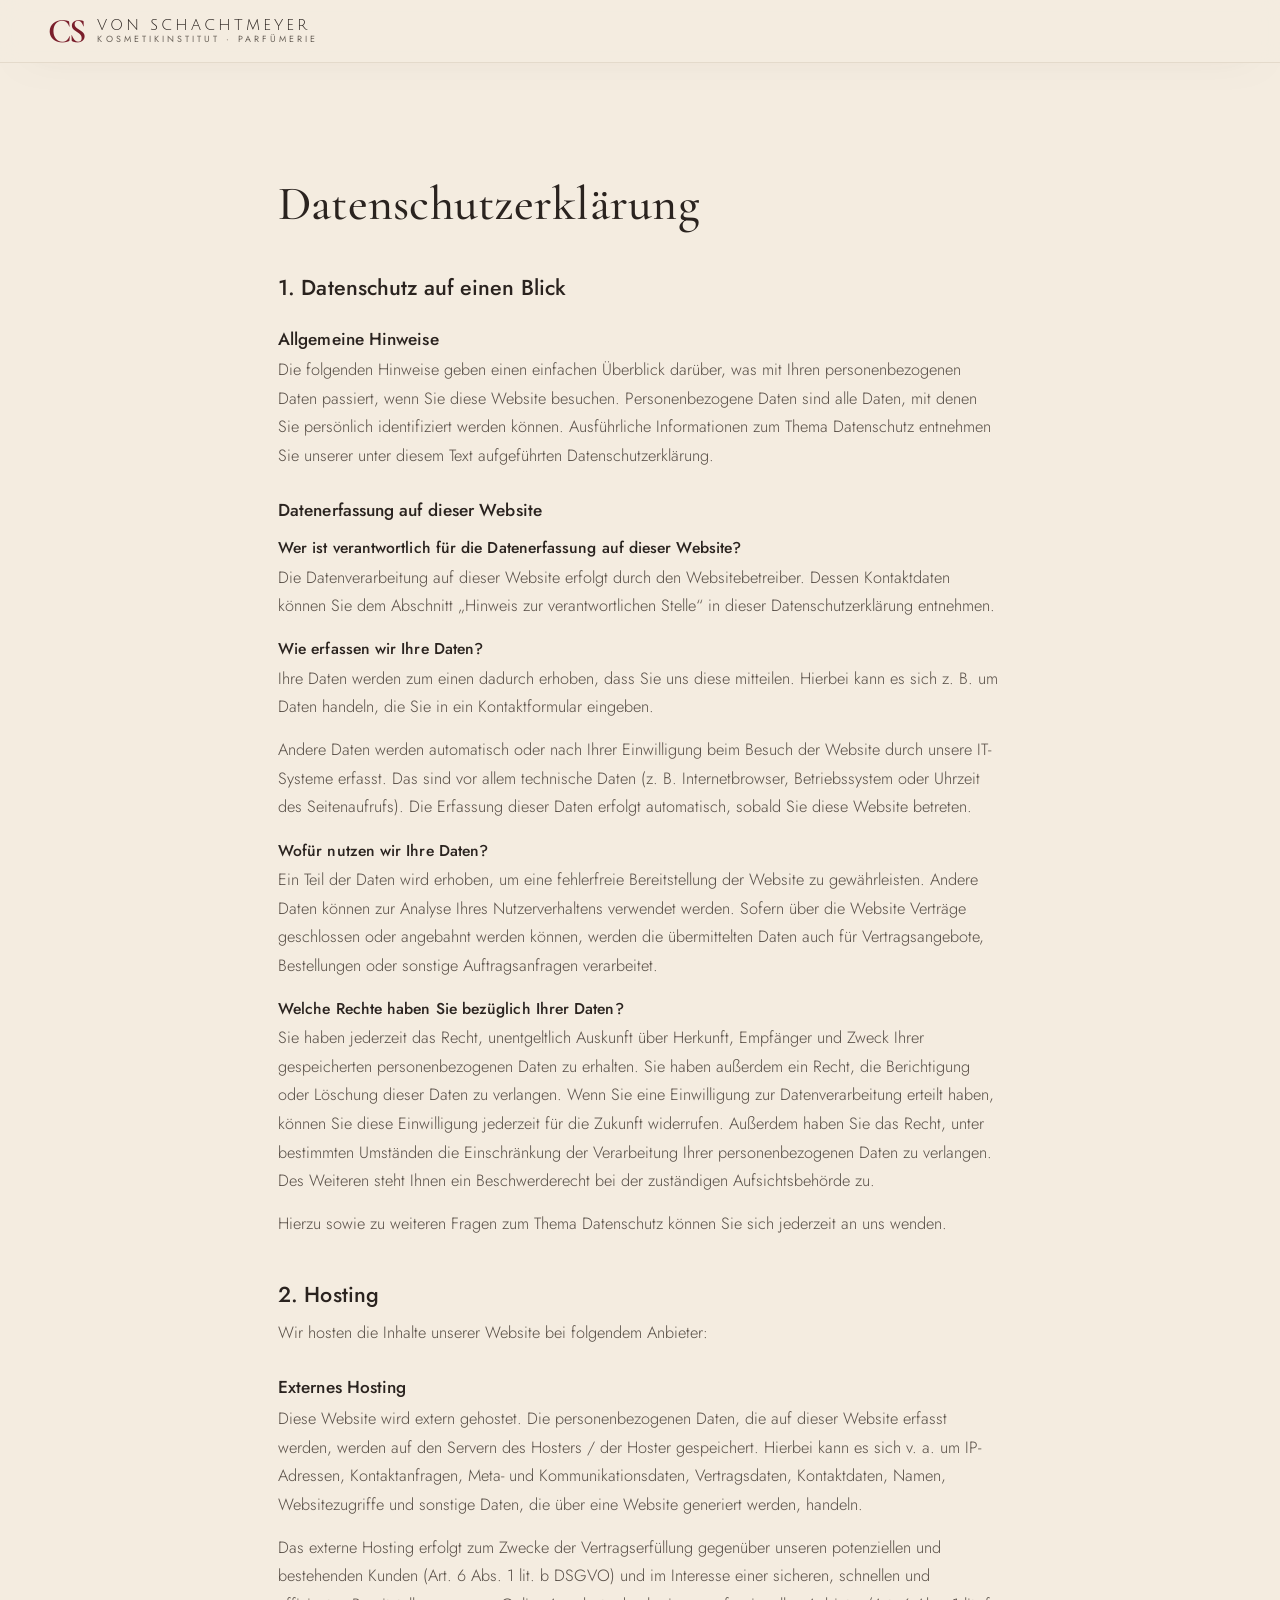
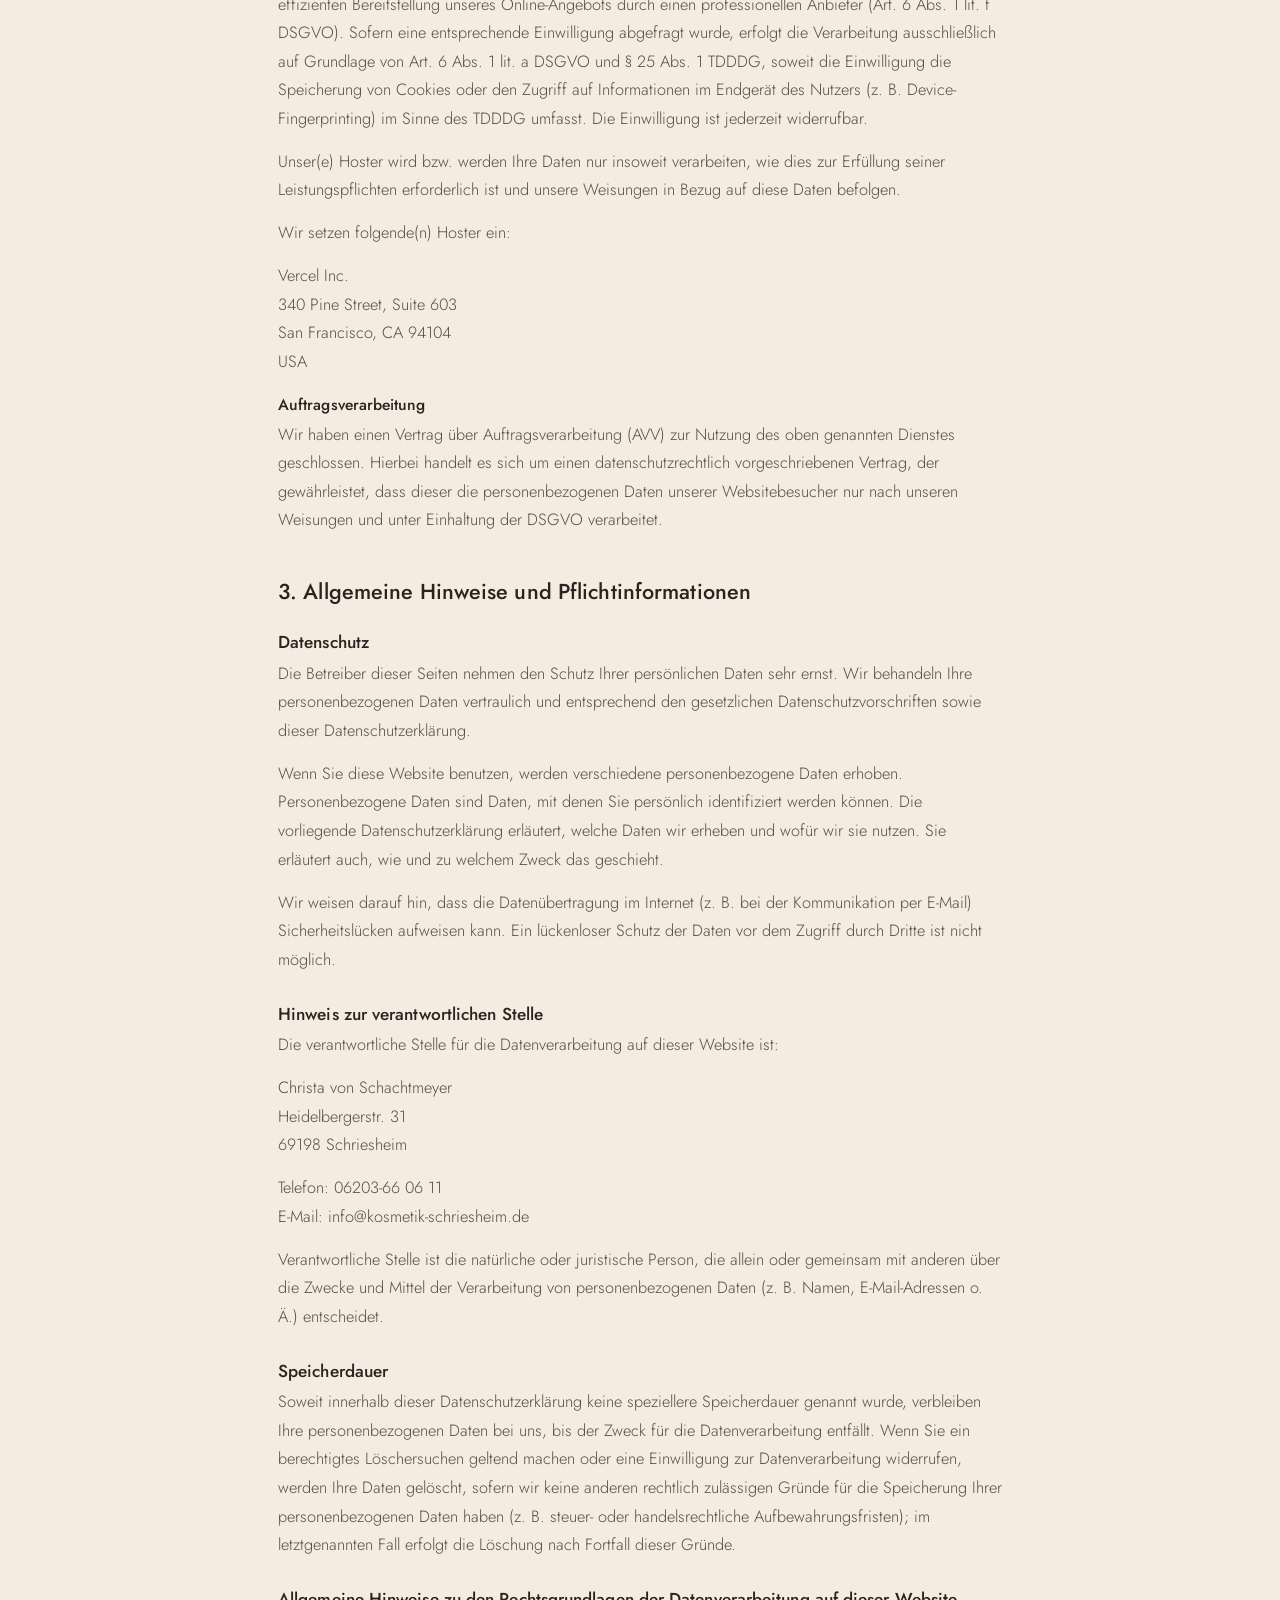
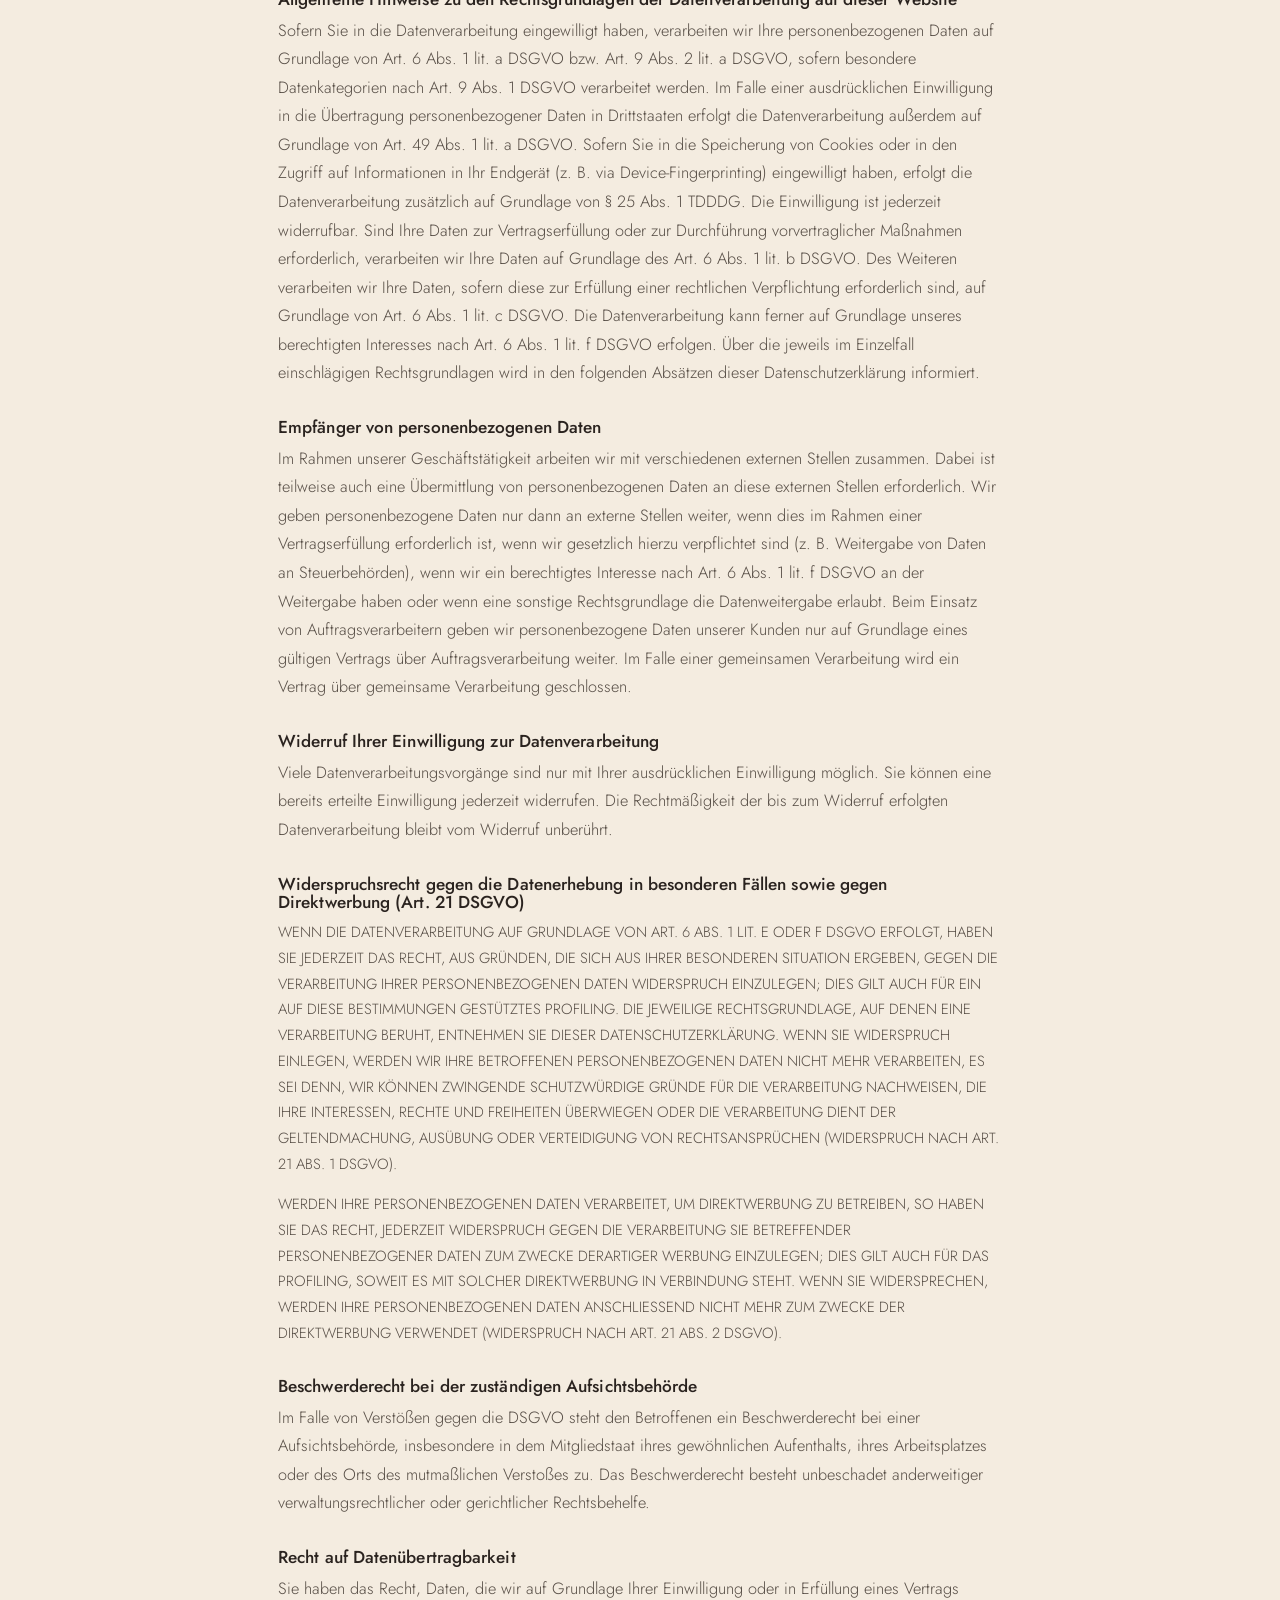
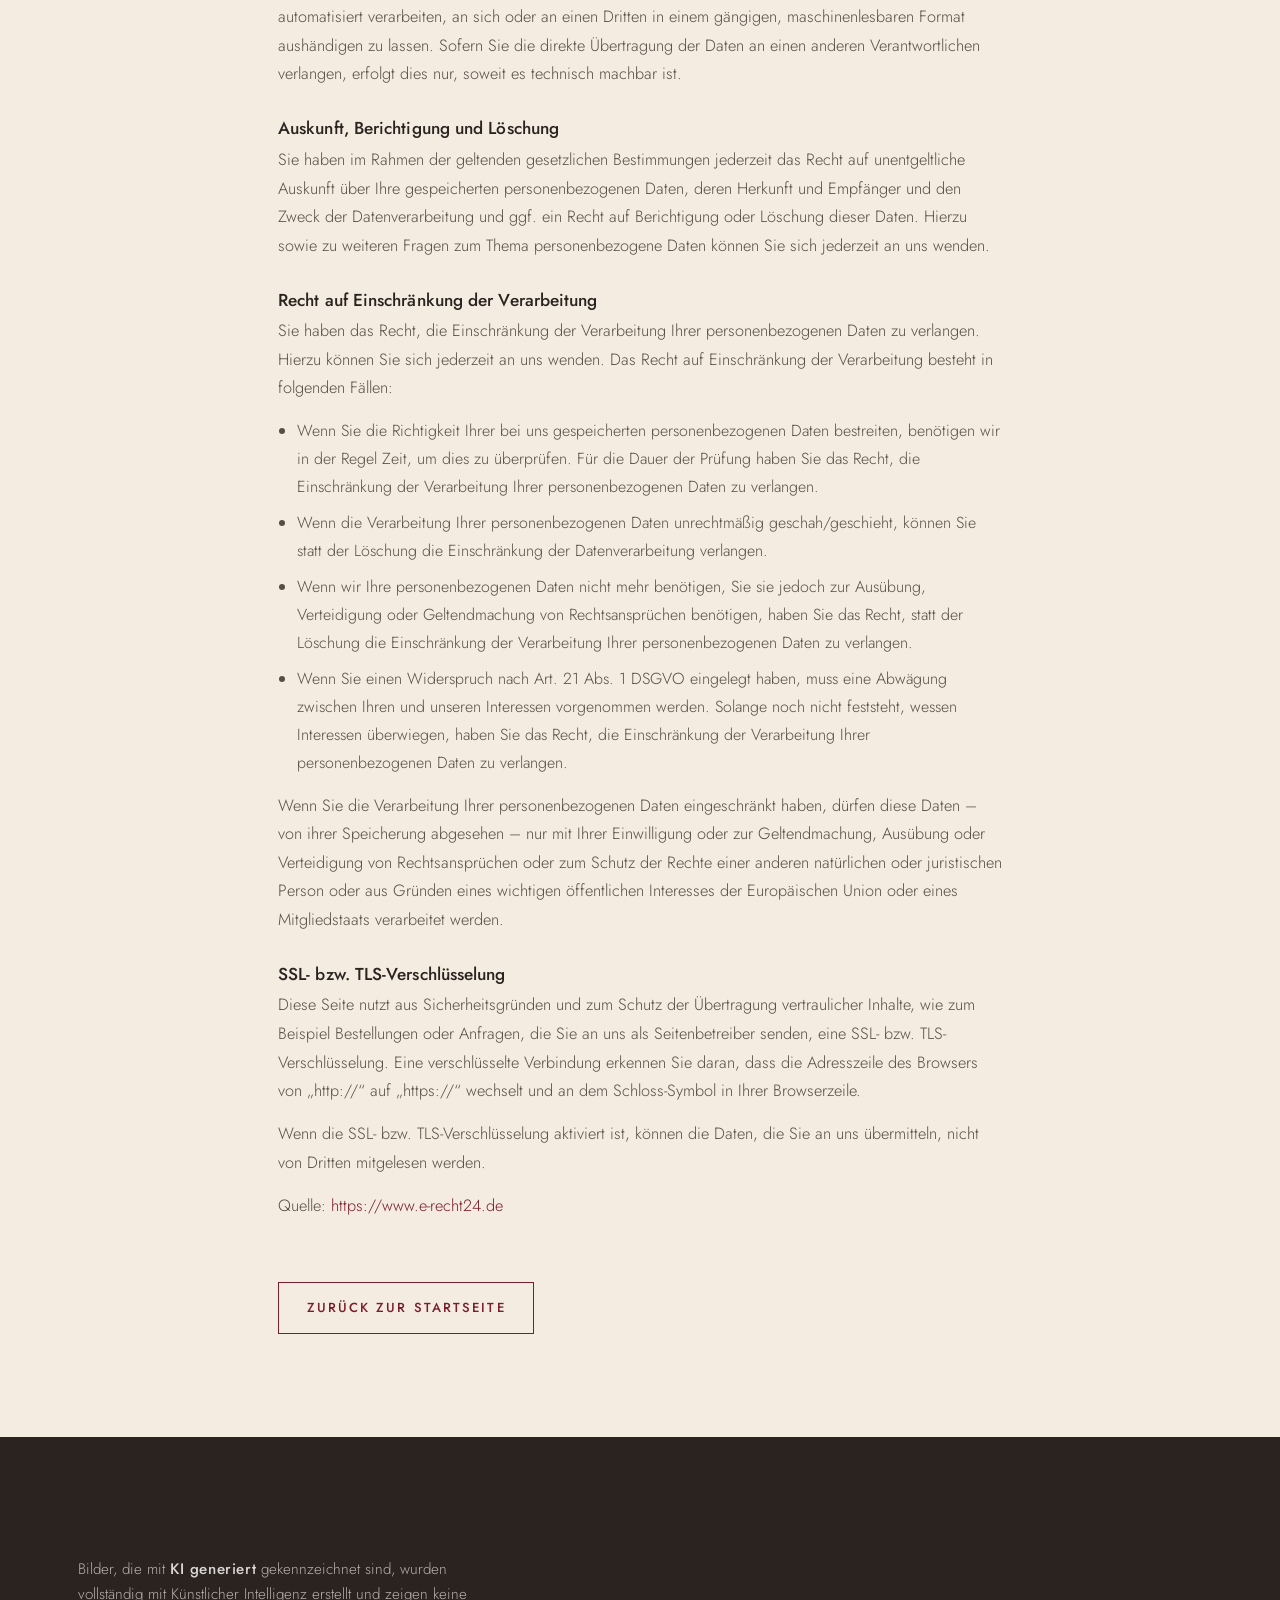
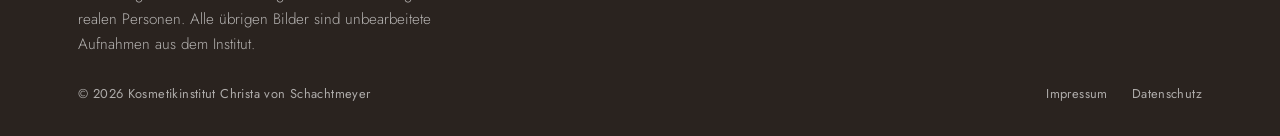
<file: datenschutz.html>
<!DOCTYPE html>
<html lang="de">
<head>
<meta charset="utf-8">
<meta name="viewport" content="width=device-width, initial-scale=1, viewport-fit=cover">
<title>Datenschutzerklärung · Kosmetikinstitut Christa von Schachtmeyer</title>
<meta name="robots" content="noindex">
<link rel="stylesheet" href="styles.css">
<link rel="icon" href="data:image/svg+xml,%3Csvg xmlns='http://www.w3.org/2000/svg' viewBox='0 0 32 32'%3E%3Crect width='32' height='32' fill='%23F4ECE0'/%3E%3Ctext x='16' y='23' font-family='Georgia,serif' font-size='20' font-weight='600' fill='%237A1E2B' text-anchor='middle'%3ECS%3C/text%3E%3C/svg%3E">
<style>
.legal-page{padding:clamp(8rem,14vw,12rem) 0 clamp(4rem,8vw,7rem);}
.legal-page h1{font-size:clamp(2rem,4vw,3rem);margin-bottom:2.5rem;}
.legal-page h2{font-size:1.35rem;font-family:var(--sans);font-weight:500;color:var(--ink);margin:2.8rem 0 .8rem;}
.legal-page h3{font-size:1.08rem;font-family:var(--sans);font-weight:500;color:var(--ink);margin:1.9rem 0 .5rem;}
.legal-page h4{font-size:.98rem;font-family:var(--sans);font-weight:500;color:var(--ink);margin:1.3rem 0 .4rem;}
.legal-page p{margin-bottom:.9rem;font-weight:300;line-height:1.75;}
.legal-page ul{margin:0 0 .9rem 1.2rem;font-weight:300;line-height:1.75;}
.legal-page li{margin-bottom:.5rem;}
.legal-page a{color:var(--wine);word-break:break-word;transition:opacity .3s;}
.legal-page a:hover{opacity:.7;}
.legal-page .addr{margin-bottom:.9rem;font-weight:300;line-height:1.75;}
.legal-page .shout{font-size:.92rem;}
.legal-back{margin-top:3rem;}
</style>
</head>
<body>

<header class="nav scrolled" id="nav">
  <a class="logo" href="index.html" title="Zur Startseite">
    <span class="logo-mark" aria-hidden="true">CS</span>
    <span class="logo-word">
      <span class="logo-name">von Schachtmeyer</span>
      <span class="logo-sub">Kosmetikinstitut · Parfümerie</span>
    </span>
  </a>
</header>

<main>
  <section class="legal-page">
    <div class="wrap" style="max-width:820px;">
      <h1>Datenschutzerklärung</h1>

      <h2>1. Datenschutz auf einen Blick</h2>

      <h3>Allgemeine Hinweise</h3>
      <p>Die folgenden Hinweise geben einen einfachen Überblick darüber, was mit Ihren personenbezogenen Daten passiert, wenn Sie diese Website besuchen. Personenbezogene Daten sind alle Daten, mit denen Sie persönlich identifiziert werden können. Ausführliche Informationen zum Thema Datenschutz entnehmen Sie unserer unter diesem Text aufgeführten Datenschutzerklärung.</p>

      <h3>Datenerfassung auf dieser Website</h3>

      <h4>Wer ist verantwortlich für die Datenerfassung auf dieser Website?</h4>
      <p>Die Datenverarbeitung auf dieser Website erfolgt durch den Websitebetreiber. Dessen Kontaktdaten können Sie dem Abschnitt „Hinweis zur verantwortlichen Stelle“ in dieser Datenschutzerklärung entnehmen.</p>

      <h4>Wie erfassen wir Ihre Daten?</h4>
      <p>Ihre Daten werden zum einen dadurch erhoben, dass Sie uns diese mitteilen. Hierbei kann es sich z. B. um Daten handeln, die Sie in ein Kontaktformular eingeben.</p>
      <p>Andere Daten werden automatisch oder nach Ihrer Einwilligung beim Besuch der Website durch unsere IT-Systeme erfasst. Das sind vor allem technische Daten (z. B. Internetbrowser, Betriebssystem oder Uhrzeit des Seitenaufrufs). Die Erfassung dieser Daten erfolgt automatisch, sobald Sie diese Website betreten.</p>

      <h4>Wofür nutzen wir Ihre Daten?</h4>
      <p>Ein Teil der Daten wird erhoben, um eine fehlerfreie Bereitstellung der Website zu gewährleisten. Andere Daten können zur Analyse Ihres Nutzerverhaltens verwendet werden. Sofern über die Website Verträge geschlossen oder angebahnt werden können, werden die übermittelten Daten auch für Vertragsangebote, Bestellungen oder sonstige Auftragsanfragen verarbeitet.</p>

      <h4>Welche Rechte haben Sie bezüglich Ihrer Daten?</h4>
      <p>Sie haben jederzeit das Recht, unentgeltlich Auskunft über Herkunft, Empfänger und Zweck Ihrer gespeicherten personenbezogenen Daten zu erhalten. Sie haben außerdem ein Recht, die Berichtigung oder Löschung dieser Daten zu verlangen. Wenn Sie eine Einwilligung zur Datenverarbeitung erteilt haben, können Sie diese Einwilligung jederzeit für die Zukunft widerrufen. Außerdem haben Sie das Recht, unter bestimmten Umständen die Einschränkung der Verarbeitung Ihrer personenbezogenen Daten zu verlangen. Des Weiteren steht Ihnen ein Beschwerderecht bei der zuständigen Aufsichtsbehörde zu.</p>
      <p>Hierzu sowie zu weiteren Fragen zum Thema Datenschutz können Sie sich jederzeit an uns wenden.</p>

      <h2>2. Hosting</h2>
      <p>Wir hosten die Inhalte unserer Website bei folgendem Anbieter:</p>

      <h3>Externes Hosting</h3>
      <p>Diese Website wird extern gehostet. Die personenbezogenen Daten, die auf dieser Website erfasst werden, werden auf den Servern des Hosters / der Hoster gespeichert. Hierbei kann es sich v. a. um IP-Adressen, Kontaktanfragen, Meta- und Kommunikationsdaten, Vertragsdaten, Kontaktdaten, Namen, Websitezugriffe und sonstige Daten, die über eine Website generiert werden, handeln.</p>
      <p>Das externe Hosting erfolgt zum Zwecke der Vertragserfüllung gegenüber unseren potenziellen und bestehenden Kunden (Art. 6 Abs. 1 lit. b DSGVO) und im Interesse einer sicheren, schnellen und effizienten Bereitstellung unseres Online-Angebots durch einen professionellen Anbieter (Art. 6 Abs. 1 lit. f DSGVO). Sofern eine entsprechende Einwilligung abgefragt wurde, erfolgt die Verarbeitung ausschließlich auf Grundlage von Art. 6 Abs. 1 lit. a DSGVO und § 25 Abs. 1 TDDDG, soweit die Einwilligung die Speicherung von Cookies oder den Zugriff auf Informationen im Endgerät des Nutzers (z. B. Device-Fingerprinting) im Sinne des TDDDG umfasst. Die Einwilligung ist jederzeit widerrufbar.</p>
      <p>Unser(e) Hoster wird bzw. werden Ihre Daten nur insoweit verarbeiten, wie dies zur Erfüllung seiner Leistungspflichten erforderlich ist und unsere Weisungen in Bezug auf diese Daten befolgen.</p>
      <p>Wir setzen folgende(n) Hoster ein:</p>
      <p class="addr">Vercel Inc.<br>
      340 Pine Street, Suite 603<br>
      San Francisco, CA 94104<br>
      USA</p>

      <h4>Auftragsverarbeitung</h4>
      <p>Wir haben einen Vertrag über Auftragsverarbeitung (AVV) zur Nutzung des oben genannten Dienstes geschlossen. Hierbei handelt es sich um einen datenschutzrechtlich vorgeschriebenen Vertrag, der gewährleistet, dass dieser die personenbezogenen Daten unserer Websitebesucher nur nach unseren Weisungen und unter Einhaltung der DSGVO verarbeitet.</p>

      <h2>3. Allgemeine Hinweise und Pflichtinformationen</h2>

      <h3>Datenschutz</h3>
      <p>Die Betreiber dieser Seiten nehmen den Schutz Ihrer persönlichen Daten sehr ernst. Wir behandeln Ihre personenbezogenen Daten vertraulich und entsprechend den gesetzlichen Datenschutzvorschriften sowie dieser Datenschutzerklärung.</p>
      <p>Wenn Sie diese Website benutzen, werden verschiedene personenbezogene Daten erhoben. Personenbezogene Daten sind Daten, mit denen Sie persönlich identifiziert werden können. Die vorliegende Datenschutzerklärung erläutert, welche Daten wir erheben und wofür wir sie nutzen. Sie erläutert auch, wie und zu welchem Zweck das geschieht.</p>
      <p>Wir weisen darauf hin, dass die Datenübertragung im Internet (z. B. bei der Kommunikation per E-Mail) Sicherheitslücken aufweisen kann. Ein lückenloser Schutz der Daten vor dem Zugriff durch Dritte ist nicht möglich.</p>

      <h3>Hinweis zur verantwortlichen Stelle</h3>
      <p>Die verantwortliche Stelle für die Datenverarbeitung auf dieser Website ist:</p>
      <p class="addr">Christa von Schachtmeyer<br>
      Heidelbergerstr. 31<br>
      69198 Schriesheim</p>
      <p class="addr">Telefon: 06203-66 06 11<br>
      E-Mail: info@kosmetik-schriesheim.de</p>
      <p>Verantwortliche Stelle ist die natürliche oder juristische Person, die allein oder gemeinsam mit anderen über die Zwecke und Mittel der Verarbeitung von personenbezogenen Daten (z. B. Namen, E-Mail-Adressen o. Ä.) entscheidet.</p>

      <h3>Speicherdauer</h3>
      <p>Soweit innerhalb dieser Datenschutzerklärung keine speziellere Speicherdauer genannt wurde, verbleiben Ihre personenbezogenen Daten bei uns, bis der Zweck für die Datenverarbeitung entfällt. Wenn Sie ein berechtigtes Löschersuchen geltend machen oder eine Einwilligung zur Datenverarbeitung widerrufen, werden Ihre Daten gelöscht, sofern wir keine anderen rechtlich zulässigen Gründe für die Speicherung Ihrer personenbezogenen Daten haben (z. B. steuer- oder handelsrechtliche Aufbewahrungsfristen); im letztgenannten Fall erfolgt die Löschung nach Fortfall dieser Gründe.</p>

      <h3>Allgemeine Hinweise zu den Rechtsgrundlagen der Datenverarbeitung auf dieser Website</h3>
      <p>Sofern Sie in die Datenverarbeitung eingewilligt haben, verarbeiten wir Ihre personenbezogenen Daten auf Grundlage von Art. 6 Abs. 1 lit. a DSGVO bzw. Art. 9 Abs. 2 lit. a DSGVO, sofern besondere Datenkategorien nach Art. 9 Abs. 1 DSGVO verarbeitet werden. Im Falle einer ausdrücklichen Einwilligung in die Übertragung personenbezogener Daten in Drittstaaten erfolgt die Datenverarbeitung außerdem auf Grundlage von Art. 49 Abs. 1 lit. a DSGVO. Sofern Sie in die Speicherung von Cookies oder in den Zugriff auf Informationen in Ihr Endgerät (z. B. via Device-Fingerprinting) eingewilligt haben, erfolgt die Datenverarbeitung zusätzlich auf Grundlage von § 25 Abs. 1 TDDDG. Die Einwilligung ist jederzeit widerrufbar. Sind Ihre Daten zur Vertragserfüllung oder zur Durchführung vorvertraglicher Maßnahmen erforderlich, verarbeiten wir Ihre Daten auf Grundlage des Art. 6 Abs. 1 lit. b DSGVO. Des Weiteren verarbeiten wir Ihre Daten, sofern diese zur Erfüllung einer rechtlichen Verpflichtung erforderlich sind, auf Grundlage von Art. 6 Abs. 1 lit. c DSGVO. Die Datenverarbeitung kann ferner auf Grundlage unseres berechtigten Interesses nach Art. 6 Abs. 1 lit. f DSGVO erfolgen. Über die jeweils im Einzelfall einschlägigen Rechtsgrundlagen wird in den folgenden Absätzen dieser Datenschutzerklärung informiert.</p>

      <h3>Empfänger von personenbezogenen Daten</h3>
      <p>Im Rahmen unserer Geschäftstätigkeit arbeiten wir mit verschiedenen externen Stellen zusammen. Dabei ist teilweise auch eine Übermittlung von personenbezogenen Daten an diese externen Stellen erforderlich. Wir geben personenbezogene Daten nur dann an externe Stellen weiter, wenn dies im Rahmen einer Vertragserfüllung erforderlich ist, wenn wir gesetzlich hierzu verpflichtet sind (z. B. Weitergabe von Daten an Steuerbehörden), wenn wir ein berechtigtes Interesse nach Art. 6 Abs. 1 lit. f DSGVO an der Weitergabe haben oder wenn eine sonstige Rechtsgrundlage die Datenweitergabe erlaubt. Beim Einsatz von Auftragsverarbeitern geben wir personenbezogene Daten unserer Kunden nur auf Grundlage eines gültigen Vertrags über Auftragsverarbeitung weiter. Im Falle einer gemeinsamen Verarbeitung wird ein Vertrag über gemeinsame Verarbeitung geschlossen.</p>

      <h3>Widerruf Ihrer Einwilligung zur Datenverarbeitung</h3>
      <p>Viele Datenverarbeitungsvorgänge sind nur mit Ihrer ausdrücklichen Einwilligung möglich. Sie können eine bereits erteilte Einwilligung jederzeit widerrufen. Die Rechtmäßigkeit der bis zum Widerruf erfolgten Datenverarbeitung bleibt vom Widerruf unberührt.</p>

      <h3>Widerspruchsrecht gegen die Datenerhebung in besonderen Fällen sowie gegen Direktwerbung (Art. 21 DSGVO)</h3>
      <p class="shout">WENN DIE DATENVERARBEITUNG AUF GRUNDLAGE VON ART. 6 ABS. 1 LIT. E ODER F DSGVO ERFOLGT, HABEN SIE JEDERZEIT DAS RECHT, AUS GRÜNDEN, DIE SICH AUS IHRER BESONDEREN SITUATION ERGEBEN, GEGEN DIE VERARBEITUNG IHRER PERSONENBEZOGENEN DATEN WIDERSPRUCH EINZULEGEN; DIES GILT AUCH FÜR EIN AUF DIESE BESTIMMUNGEN GESTÜTZTES PROFILING. DIE JEWEILIGE RECHTSGRUNDLAGE, AUF DENEN EINE VERARBEITUNG BERUHT, ENTNEHMEN SIE DIESER DATENSCHUTZERKLÄRUNG. WENN SIE WIDERSPRUCH EINLEGEN, WERDEN WIR IHRE BETROFFENEN PERSONENBEZOGENEN DATEN NICHT MEHR VERARBEITEN, ES SEI DENN, WIR KÖNNEN ZWINGENDE SCHUTZWÜRDIGE GRÜNDE FÜR DIE VERARBEITUNG NACHWEISEN, DIE IHRE INTERESSEN, RECHTE UND FREIHEITEN ÜBERWIEGEN ODER DIE VERARBEITUNG DIENT DER GELTENDMACHUNG, AUSÜBUNG ODER VERTEIDIGUNG VON RECHTSANSPRÜCHEN (WIDERSPRUCH NACH ART. 21 ABS. 1 DSGVO).</p>
      <p class="shout">WERDEN IHRE PERSONENBEZOGENEN DATEN VERARBEITET, UM DIREKTWERBUNG ZU BETREIBEN, SO HABEN SIE DAS RECHT, JEDERZEIT WIDERSPRUCH GEGEN DIE VERARBEITUNG SIE BETREFFENDER PERSONENBEZOGENER DATEN ZUM ZWECKE DERARTIGER WERBUNG EINZULEGEN; DIES GILT AUCH FÜR DAS PROFILING, SOWEIT ES MIT SOLCHER DIREKTWERBUNG IN VERBINDUNG STEHT. WENN SIE WIDERSPRECHEN, WERDEN IHRE PERSONENBEZOGENEN DATEN ANSCHLIESSEND NICHT MEHR ZUM ZWECKE DER DIREKTWERBUNG VERWENDET (WIDERSPRUCH NACH ART. 21 ABS. 2 DSGVO).</p>

      <h3>Beschwerderecht bei der zuständigen Aufsichtsbehörde</h3>
      <p>Im Falle von Verstößen gegen die DSGVO steht den Betroffenen ein Beschwerderecht bei einer Aufsichtsbehörde, insbesondere in dem Mitgliedstaat ihres gewöhnlichen Aufenthalts, ihres Arbeitsplatzes oder des Orts des mutmaßlichen Verstoßes zu. Das Beschwerderecht besteht unbeschadet anderweitiger verwaltungsrechtlicher oder gerichtlicher Rechtsbehelfe.</p>

      <h3>Recht auf Datenübertragbarkeit</h3>
      <p>Sie haben das Recht, Daten, die wir auf Grundlage Ihrer Einwilligung oder in Erfüllung eines Vertrags automatisiert verarbeiten, an sich oder an einen Dritten in einem gängigen, maschinenlesbaren Format aushändigen zu lassen. Sofern Sie die direkte Übertragung der Daten an einen anderen Verantwortlichen verlangen, erfolgt dies nur, soweit es technisch machbar ist.</p>

      <h3>Auskunft, Berichtigung und Löschung</h3>
      <p>Sie haben im Rahmen der geltenden gesetzlichen Bestimmungen jederzeit das Recht auf unentgeltliche Auskunft über Ihre gespeicherten personenbezogenen Daten, deren Herkunft und Empfänger und den Zweck der Datenverarbeitung und ggf. ein Recht auf Berichtigung oder Löschung dieser Daten. Hierzu sowie zu weiteren Fragen zum Thema personenbezogene Daten können Sie sich jederzeit an uns wenden.</p>

      <h3>Recht auf Einschränkung der Verarbeitung</h3>
      <p>Sie haben das Recht, die Einschränkung der Verarbeitung Ihrer personenbezogenen Daten zu verlangen. Hierzu können Sie sich jederzeit an uns wenden. Das Recht auf Einschränkung der Verarbeitung besteht in folgenden Fällen:</p>
      <ul>
        <li>Wenn Sie die Richtigkeit Ihrer bei uns gespeicherten personenbezogenen Daten bestreiten, benötigen wir in der Regel Zeit, um dies zu überprüfen. Für die Dauer der Prüfung haben Sie das Recht, die Einschränkung der Verarbeitung Ihrer personenbezogenen Daten zu verlangen.</li>
        <li>Wenn die Verarbeitung Ihrer personenbezogenen Daten unrechtmäßig geschah/geschieht, können Sie statt der Löschung die Einschränkung der Datenverarbeitung verlangen.</li>
        <li>Wenn wir Ihre personenbezogenen Daten nicht mehr benötigen, Sie sie jedoch zur Ausübung, Verteidigung oder Geltendmachung von Rechtsansprüchen benötigen, haben Sie das Recht, statt der Löschung die Einschränkung der Verarbeitung Ihrer personenbezogenen Daten zu verlangen.</li>
        <li>Wenn Sie einen Widerspruch nach Art. 21 Abs. 1 DSGVO eingelegt haben, muss eine Abwägung zwischen Ihren und unseren Interessen vorgenommen werden. Solange noch nicht feststeht, wessen Interessen überwiegen, haben Sie das Recht, die Einschränkung der Verarbeitung Ihrer personenbezogenen Daten zu verlangen.</li>
      </ul>
      <p>Wenn Sie die Verarbeitung Ihrer personenbezogenen Daten eingeschränkt haben, dürfen diese Daten – von ihrer Speicherung abgesehen – nur mit Ihrer Einwilligung oder zur Geltendmachung, Ausübung oder Verteidigung von Rechtsansprüchen oder zum Schutz der Rechte einer anderen natürlichen oder juristischen Person oder aus Gründen eines wichtigen öffentlichen Interesses der Europäischen Union oder eines Mitgliedstaats verarbeitet werden.</p>

      <h3>SSL- bzw. TLS-Verschlüsselung</h3>
      <p>Diese Seite nutzt aus Sicherheitsgründen und zum Schutz der Übertragung vertraulicher Inhalte, wie zum Beispiel Bestellungen oder Anfragen, die Sie an uns als Seitenbetreiber senden, eine SSL- bzw. TLS-Verschlüsselung. Eine verschlüsselte Verbindung erkennen Sie daran, dass die Adresszeile des Browsers von „http://“ auf „https://“ wechselt und an dem Schloss-Symbol in Ihrer Browserzeile.</p>
      <p>Wenn die SSL- bzw. TLS-Verschlüsselung aktiviert ist, können die Daten, die Sie an uns übermitteln, nicht von Dritten mitgelesen werden.</p>

      <p>Quelle: <a href="https://www.e-recht24.de" target="_blank" rel="noopener">https://www.e-recht24.de</a></p>

      <a class="btn ghost legal-back" href="index.html">Zurück zur Startseite</a>
    </div>
  </section>
</main>

<footer class="footer">
  <div class="wrap">
    <p class="footer-note">Bilder, die mit <strong>KI generiert</strong> gekennzeichnet sind, wurden vollständig mit Künstlicher Intelligenz erstellt und zeigen keine realen Personen. Alle übrigen Bilder sind unbearbeitete Aufnahmen aus dem Institut.</p>
    <div class="footer-bottom">
      <span>&copy; <span id="year">2026</span> Kosmetikinstitut Christa von Schachtmeyer</span>
      <span class="legal-links"><a href="impressum.html">Impressum</a><a href="datenschutz.html">Datenschutz</a></span>
    </div>
  </div>
</footer>

<script>var y=document.getElementById('year');if(y)y.textContent=new Date().getFullYear();</script>
</body>
</html>
</file>
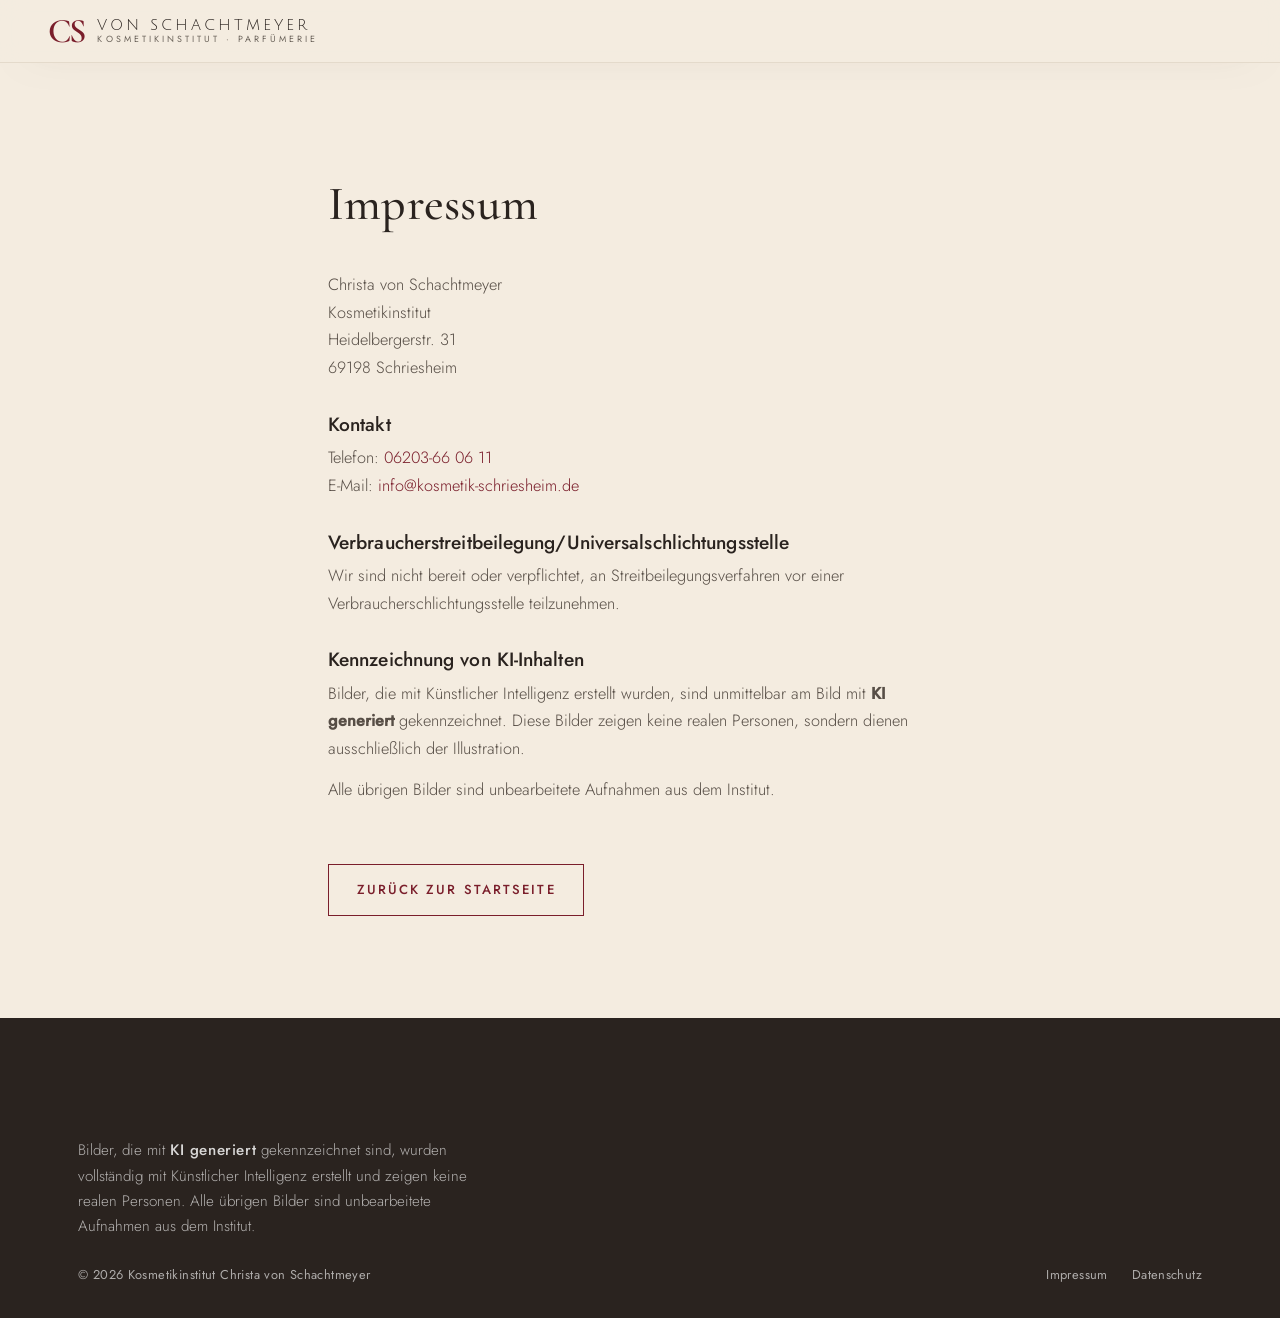
<file: impressum.html>
<!DOCTYPE html>
<html lang="de">
<head>
<meta charset="utf-8">
<meta name="viewport" content="width=device-width, initial-scale=1, viewport-fit=cover">
<title>Impressum · Kosmetikinstitut Christa von Schachtmeyer</title>
<meta name="robots" content="noindex">
<link rel="stylesheet" href="styles.css">
<link rel="icon" href="data:image/svg+xml,%3Csvg xmlns='http://www.w3.org/2000/svg' viewBox='0 0 32 32'%3E%3Crect width='32' height='32' fill='%23F4ECE0'/%3E%3Ctext x='16' y='23' font-family='Georgia,serif' font-size='20' font-weight='600' fill='%237A1E2B' text-anchor='middle'%3ECS%3C/text%3E%3C/svg%3E">
<style>
.legal-page{padding:clamp(8rem,14vw,12rem) 0 clamp(4rem,8vw,7rem);}
.legal-page h1{font-size:clamp(2rem,4vw,3rem);margin-bottom:2.5rem;}
.legal-page h2{font-size:1.2rem;font-family:var(--sans);font-weight:500;color:var(--ink);margin:2rem 0 .6rem;}
.legal-page p{margin-bottom:.8rem;font-weight:300;line-height:1.7;}
.legal-page a{color:var(--wine);transition:opacity .3s;}
.legal-page a:hover{opacity:.7;}
.legal-back{margin-top:3rem;}
</style>
</head>
<body>

<header class="nav scrolled" id="nav">
  <a class="logo" href="index.html" aria-label="Zurück zur Startseite">
    <span class="logo-mark">CS</span>
    <span class="logo-word">
      <span class="logo-name">von Schachtmeyer</span>
      <span class="logo-sub">Kosmetikinstitut · Parfümerie</span>
    </span>
  </a>
</header>

<main>
  <section class="legal-page">
    <div class="wrap" style="max-width:720px;">
      <h1>Impressum</h1>

      <p>Christa von Schachtmeyer<br>
      Kosmetikinstitut<br>
      Heidelbergerstr. 31<br>
      69198 Schriesheim</p>

      <h2>Kontakt</h2>
      <p>Telefon: <a href="tel:+496203660611">06203-66 06 11</a><br>
      E-Mail: <a href="mailto:info@kosmetik-schriesheim.de">info@kosmetik-schriesheim.de</a></p>

      <h2>Verbraucherstreitbeilegung/Universalschlichtungsstelle</h2>
      <p>Wir sind nicht bereit oder verpflichtet, an Streitbeilegungsverfahren vor einer Verbraucherschlichtungsstelle teilzunehmen.</p>

      <h2>Kennzeichnung von KI-Inhalten</h2>
      <p>Bilder, die mit Künstlicher Intelligenz erstellt wurden, sind unmittelbar am Bild mit <strong>KI generiert</strong> gekennzeichnet. Diese Bilder zeigen keine realen Personen, sondern dienen ausschließlich der Illustration.</p>
      <p>Alle übrigen Bilder sind unbearbeitete Aufnahmen aus dem Institut.</p>

      <a class="btn ghost legal-back" href="index.html">Zurück zur Startseite</a>
    </div>
  </section>
</main>

<footer class="footer">
  <div class="wrap">
    <p class="footer-note">Bilder, die mit <strong>KI generiert</strong> gekennzeichnet sind, wurden vollständig mit Künstlicher Intelligenz erstellt und zeigen keine realen Personen. Alle übrigen Bilder sind unbearbeitete Aufnahmen aus dem Institut.</p>
    <div class="footer-bottom">
      <span>&copy; <span id="year">2026</span> Kosmetikinstitut Christa von Schachtmeyer</span>
      <span class="legal-links"><a href="impressum.html">Impressum</a><a href="datenschutz.html">Datenschutz</a></span>
    </div>
  </div>
</footer>

<script>var y=document.getElementById('year');if(y)y.textContent=new Date().getFullYear();</script>
</body>
</html>
</file>
<file: styles.css>
/* ============================================================
   Kosmetikinstitut Christa von Schachtmeyer
   Farbwelt: Creme · Weinrot · warmes Grau · Weiß
   ============================================================ */

/* ---------- Fonts ---------- */
@font-face { font-family:'Cormorant'; src:url('fonts/CormorantGaramond-300.woff2') format('woff2'); font-weight:300; font-style:normal; font-display:swap; }
@font-face { font-family:'Cormorant'; src:url('fonts/CormorantGaramond-300i.woff2') format('woff2'); font-weight:300; font-style:italic; font-display:swap; }
@font-face { font-family:'Cormorant'; src:url('fonts/CormorantGaramond-400.woff2') format('woff2'); font-weight:400; font-style:normal; font-display:swap; }
@font-face { font-family:'Cormorant'; src:url('fonts/CormorantGaramond-400i.woff2') format('woff2'); font-weight:400; font-style:italic; font-display:swap; }
@font-face { font-family:'Cormorant'; src:url('fonts/CormorantGaramond-500.woff2') format('woff2'); font-weight:500; font-style:normal; font-display:swap; }
@font-face { font-family:'Cormorant'; src:url('fonts/CormorantGaramond-500i.woff2') format('woff2'); font-weight:500; font-style:italic; font-display:swap; }
@font-face { font-family:'Cormorant'; src:url('fonts/CormorantGaramond-600.woff2') format('woff2'); font-weight:600; font-style:normal; font-display:swap; }
@font-face { font-family:'Jost'; src:url('fonts/Jost-300.woff2') format('woff2'); font-weight:300; font-style:normal; font-display:swap; }
@font-face { font-family:'Jost'; src:url('fonts/Jost-400.woff2') format('woff2'); font-weight:400; font-style:normal; font-display:swap; }
@font-face { font-family:'Jost'; src:url('fonts/Jost-500.woff2') format('woff2'); font-weight:500; font-style:normal; font-display:swap; }
@font-face { font-family:'Julius'; src:url('fonts/JuliusSansOne-400.woff2') format('woff2'); font-weight:400; font-style:normal; font-display:swap; }

/* ---------- Tokens ---------- */
:root{
  --cream:#F4ECE0;
  --cream-2:#EDE3D4;
  --ivory:#FBF7F0;
  --white:#FFFFFF;
  --wine:#7A1E2B;
  --wine-deep:#611722;
  --wine-soft:#9A3541;
  --ink:#2A231F;
  --body:#574E46;
  --muted:#6A6259;        /* WCAG AA auf Creme, Creme-2 und Ivory */
  --line:#E4DACB;
  --line-soft:#EDE5D8;
  --grey:#B7ADA2;

  --serif:'Cormorant', Georgia, 'Times New Roman', serif;
  --sans:'Jost', system-ui, -apple-system, 'Segoe UI', sans-serif;
  --label:'Julius', 'Jost', sans-serif;

  --wrap:1220px;
  --ease:cubic-bezier(.22,.61,.36,1);
  --shadow:0 26px 60px -34px rgba(60,32,24,.5);
  --shadow-soft:0 18px 44px -30px rgba(60,32,24,.42);
}

/* ---------- Reset ---------- */
*{box-sizing:border-box;margin:0;padding:0;}
html{scroll-behavior:smooth;-webkit-text-size-adjust:100%;}
body{
  font-family:var(--sans);
  color:var(--body);
  background:var(--cream);
  line-height:1.7;
  font-weight:400;
  -webkit-font-smoothing:antialiased;
  overflow-x:hidden;
}
img{display:block;max-width:100%;height:auto;}
a{color:inherit;text-decoration:none;}
button{font-family:inherit;cursor:pointer;border:none;background:none;color:inherit;}
::selection{background:var(--wine);color:var(--ivory);}

/* ---------- Typography ---------- */
h1,h2,h3,h4{font-family:var(--serif);color:var(--ink);font-weight:500;line-height:1.08;letter-spacing:.005em;}
.kicker{
  font-family:var(--label);
  font-size:.74rem;
  letter-spacing:.34em;
  text-transform:uppercase;
  color:var(--wine);
  display:inline-block;
}
.kicker.light{color:rgba(255,255,255,.85);}
p{font-size:1.02rem;}

/* ---------- Layout helpers ---------- */
.wrap{width:100%;max-width:var(--wrap);margin:0 auto;padding:0 clamp(1.25rem,5vw,3rem);}
section{position:relative;}
.eyebrow-line{display:flex;align-items:center;gap:1rem;margin-bottom:1.4rem;}
.eyebrow-line::after{content:"";height:1px;flex:1;background:var(--line);max-width:80px;}

/* ---------- Buttons (eckig) ---------- */
.btn{
  --bg:var(--wine); --fg:var(--ivory);
  position:relative;isolation:isolate;
  display:inline-flex;align-items:center;justify-content:center;gap:.6em;
  font-family:var(--sans);
  font-size:.82rem;font-weight:500;letter-spacing:.16em;text-transform:uppercase;
  padding:1.05em 2.1em;
  border-radius:0;               /* eckig */
  background:var(--bg);color:var(--fg);
  overflow:hidden;
  transition:color .5s var(--ease), border-color .4s var(--ease);
  border:1px solid var(--bg);
}
.btn::before{
  content:"";position:absolute;inset:0;z-index:-1;
  background:var(--wine-deep);
  transform:translateY(101%);
  transition:transform .5s var(--ease);
}
.btn:hover::before{transform:translateY(0);}
.btn > *{position:relative;z-index:1;}
.btn.ghost{--bg:transparent;--fg:var(--wine);border-color:var(--wine);}
.btn.ghost::before{background:var(--wine);}
.btn.ghost:hover{color:var(--ivory);}
.btn.light{--bg:transparent;--fg:#fff;border-color:rgba(255,255,255,.6);}
.btn.light::before{background:var(--ivory);}
.btn.light:hover,html.hovertest .hero .btn.light{color:var(--ink);border-color:var(--ivory);}
html.hovertest .hero .btn.light::before{transform:translateY(0);}
.btn.solid-light{--bg:var(--ivory);--fg:var(--wine);border-color:var(--ivory);}
.btn.solid-light::before{background:var(--wine);}
.btn.solid-light:hover{color:var(--ivory);}

/* ============================================================
   Navigation
   ============================================================ */
.nav{
  position:fixed;top:0;left:0;right:0;z-index:100;
  display:flex;align-items:center;justify-content:space-between;
  padding:1.4rem clamp(1.25rem,5vw,3rem);
  transition:background .5s var(--ease), padding .5s var(--ease), box-shadow .5s var(--ease), border-color .5s var(--ease);
  border-bottom:1px solid transparent;
}
.nav.scrolled{
  background:rgba(244,236,224,.92);
  backdrop-filter:blur(12px);
  -webkit-backdrop-filter:blur(12px);
  padding:.85rem clamp(1.25rem,5vw,3rem);
  border-bottom:1px solid var(--line);
  box-shadow:0 10px 40px -30px rgba(60,32,24,.6);
}

/* Logo / Wortmarke */
.logo{display:flex;align-items:center;gap:.85rem;transition:opacity .3s;}
.logo:hover{opacity:.82;}
.logo-mark{
  font-family:var(--serif);font-weight:600;
  font-size:2.15rem;line-height:1;color:var(--wine);
  letter-spacing:-.06em;
  transition:color .5s var(--ease);
}
.logo-word{display:flex;flex-direction:column;gap:.18rem;line-height:1;}
.logo-name{font-family:var(--label);font-size:.92rem;letter-spacing:.2em;color:var(--ink);text-transform:uppercase;transition:color .5s var(--ease);}
.logo-sub{font-family:var(--sans);font-size:.56rem;letter-spacing:.34em;color:var(--muted);text-transform:uppercase;transition:color .5s var(--ease);}
.nav:not(.scrolled) .logo-mark{color:#fff;}
.nav:not(.scrolled) .logo-name{color:#fff;}
.nav:not(.scrolled) .logo-sub{color:rgba(255,255,255,.72);}

.nav-links{display:flex;align-items:center;gap:2.3rem;list-style:none;}
.nav-links a:not(.btn){
  font-size:.78rem;letter-spacing:.16em;text-transform:uppercase;font-weight:400;
  color:var(--ink);position:relative;padding:.3rem 0;transition:color .4s;
}
.nav:not(.scrolled) .nav-links a:not(.btn){color:rgba(255,255,255,.9);}
.nav-links a:not(.btn)::after{
  content:"";position:absolute;left:0;bottom:-2px;height:1px;width:0;
  background:currentColor;transition:width .4s var(--ease);
}
.nav-links a:not(.btn):hover::after{width:100%;}
.nav-links .btn{padding:.72em 1.5em;font-size:.72rem;}
.nav:not(.scrolled) .nav-links .btn{--bg:transparent;--fg:#fff;border-color:rgba(255,255,255,.6);}
.nav:not(.scrolled) .nav-links .btn::before{background:var(--ivory);}
.nav:not(.scrolled) .nav-links .btn:hover{color:var(--ink);}

.nav-toggle{display:none;flex-direction:column;gap:5px;padding:.4rem;z-index:110;margin-left:auto;order:3;}
.nav-toggle span{display:block;width:26px;height:2px;background:var(--wine);transition:transform .4s var(--ease),opacity .3s;}
.nav:not(.scrolled) .nav-toggle span{background:#fff;}
body.menu-open .nav-toggle span{background:var(--wine);}
body.menu-open .nav-toggle span:nth-child(1){transform:translateY(7px) rotate(45deg);}
body.menu-open .nav-toggle span:nth-child(2){opacity:0;}
body.menu-open .nav-toggle span:nth-child(3){transform:translateY(-7px) rotate(-45deg);}

/* ============================================================
   Hero
   ============================================================ */
.hero{position:relative;min-height:100vh;min-height:100svh;display:flex;align-items:center;overflow:hidden;}
.hero-media{position:absolute;inset:0;z-index:0;}
.hero-media img{width:100%;height:100%;object-fit:cover;object-position:72% center;transform:scale(1.08);animation:heroZoom 14s var(--ease) forwards;}
@keyframes heroZoom{to{transform:scale(1);}}
.hero-scrim{
  position:absolute;inset:0;z-index:1;
  background:
    radial-gradient(115% 80% at 50% 46%, rgba(22,11,9,.30) 0%, rgba(22,11,9,.52) 62%, rgba(22,11,9,.66) 100%),
    linear-gradient(180deg, rgba(22,11,9,.5) 0%, rgba(22,11,9,.18) 26%, rgba(22,11,9,.22) 62%, rgba(22,11,9,.6) 100%);
}
.hero-inner{position:relative;z-index:2;width:100%;max-width:var(--wrap);margin:0 auto;padding:7rem clamp(1.25rem,5vw,3rem) 5rem;text-align:center;}
.hero-content{max-width:820px;margin:0 auto;}
.hero .kicker{margin-bottom:1.6rem;}
.hero h1{
  color:var(--ivory);
  font-size:clamp(2.6rem,5.6vw,4.9rem);
  font-weight:500;line-height:1.08;letter-spacing:-.005em;
  text-shadow:0 2px 40px rgba(14,5,4,.7);
}
.hero h1 em{font-style:italic;color:#F0D9C8;}
.hero-sub{
  color:rgba(255,255,255,.92);
  font-size:clamp(1.05rem,1.7vw,1.28rem);
  font-weight:300;line-height:1.6;
  max-width:36rem;margin:1.7rem auto 2.6rem;
  text-shadow:0 2px 22px rgba(14,5,4,.55);
}
.hero-actions{display:flex;flex-wrap:wrap;gap:1rem;justify-content:center;}

.hero-meta{
  display:flex;justify-content:center;gap:2.2rem;flex-wrap:wrap;
  margin-top:3rem;padding-top:2rem;
  border-top:1px solid rgba(255,255,255,.2);
  max-width:40rem;margin-left:auto;margin-right:auto;
  font-family:var(--label);font-size:.68rem;letter-spacing:.26em;text-transform:uppercase;
  color:rgba(255,255,255,.82);
}
.hero-meta span{display:flex;align-items:center;gap:.7rem;}
.hero-meta span::before{content:"";width:5px;height:5px;background:var(--wine-soft);transform:rotate(45deg);flex-shrink:0;}
.hero-meta span:first-child::before{display:none;}

/* Hero entrance stagger */
[data-stagger]{opacity:0;transform:translateY(26px);animation:staggerUp 1s var(--ease) forwards;animation-delay:calc(var(--i) * .13s + .2s);}
@keyframes staggerUp{to{opacity:1;transform:none;}}

/* ============================================================
   KI-Kennzeichnung der Bilder (EU AI Act, Art. 50)
   ============================================================ */
.ai-tag{
  position:absolute;right:.8rem;bottom:.8rem;z-index:3;
  font-family:var(--sans);font-size:.68rem;font-weight:400;
  letter-spacing:.14em;text-transform:uppercase;line-height:1;
  color:rgba(255,255,255,.94);
  background:rgba(26,16,13,.62);
  padding:.45em .75em;
  pointer-events:none;
}
@supports (backdrop-filter:blur(4px)){
  .ai-tag{backdrop-filter:blur(4px);-webkit-backdrop-filter:blur(4px);}
}
.ai-tag-hero{right:auto;left:50%;transform:translateX(-50%);bottom:1.6rem;}

/* Variante fuer Stellen ohne Bildflaeche darunter (rundes Portrait, Preisliste) */
.ai-tag-inline{
  position:static;display:inline-block;
  color:var(--muted);background:none;backdrop-filter:none;
  padding:0;margin-top:.5rem;
  font-size:.62rem;letter-spacing:.18em;
}
.acc-titles .ai-tag-inline{margin-top:.35rem;}
/* Text gleitet nur hoch, ohne Opacity: halbtransparente Schrift waehrend der
   Animation wuerde sonst den Kontrast unterschreiten. Bilder faden weiter ein. */
.reveal{transform:translateY(38px);transition:transform .9s var(--ease);}
.reveal.in{transform:none;}
.reveal.d1{transition-delay:.1s;}
.reveal.d2{transition-delay:.2s;}
.reveal.d3{transition-delay:.3s;}
.reveal-img{opacity:0;transition:opacity 1.1s var(--ease);}
.reveal-img.in{opacity:1;}

/* ============================================================
   Section shell
   ============================================================ */
.section{padding:clamp(5rem,10vw,8.5rem) 0;}
.section-head{max-width:640px;margin-bottom:3.4rem;}
.section-head.center{margin:0 auto 3.6rem;text-align:center;}
.section-head.center .eyebrow-line{justify-content:center;}
.section-head.center .eyebrow-line::after{display:none;}
.section-head h2{font-size:clamp(2.1rem,4.4vw,3.4rem);margin-bottom:1.1rem;}
.section-head p{color:var(--body);font-size:1.08rem;font-weight:300;}
.lead{font-size:1.16rem;font-weight:300;color:var(--body);}

/* ============================================================
   Willkommen / Versprechen
   ============================================================ */
.welcome{background:var(--cream);}
.welcome-grid{
  display:grid;
  grid-template-columns:1.05fr .95fr;
  grid-template-rows:auto 1fr;
  column-gap:clamp(2.5rem,6vw,5.5rem);
  row-gap:2.4rem;
  align-items:stretch;
}
.welcome-head{grid-column:1;grid-row:1;}
.welcome-visual{grid-column:2;grid-row:1 / span 2;}
.promises{grid-column:1;grid-row:2;}
.welcome-head .eyebrow-line{justify-content:center;margin-bottom:1.6rem;}
.welcome-head .eyebrow-line::after{display:none;}
.welcome-head h2{font-size:clamp(2.2rem,4.6vw,3.5rem);margin-bottom:1.4rem;}
.welcome-head .lead{margin-bottom:0;}
.promises{display:flex;flex-direction:column;gap:0;border-top:1px solid var(--line);}
.promise{display:grid;grid-template-columns:auto 1fr;gap:1.4rem;padding:1.5rem 0;border-bottom:1px solid var(--line);align-items:start;transition:padding-left .5s var(--ease);}
.promise:hover{padding-left:.6rem;}
.promise-no{font-family:var(--serif);font-size:1.5rem;color:var(--wine);line-height:1;font-weight:500;font-style:italic;min-width:2.2rem;}
.promise h3{font-size:1.28rem;font-weight:500;margin-bottom:.25rem;color:var(--ink);}
.promise p{font-size:.97rem;color:var(--body);}

.welcome-visual{position:relative;margin:0;display:flex;flex-direction:column;}
.welcome-visual .img-frame{position:relative;overflow:hidden;border-radius:0;box-shadow:var(--shadow);flex:1 1 auto;min-height:440px;}
.welcome-visual img{width:100%;height:100%;object-fit:cover;object-position:center 55%;transition:transform 1.4s var(--ease);}
.welcome-visual:hover img{transform:scale(1.05);}
.visual-caption{margin-top:1.5rem;padding-left:.15rem;}
.visual-caption .vc-k{
  font-family:var(--label);font-size:.62rem;letter-spacing:.26em;text-transform:uppercase;
  color:var(--wine);display:flex;align-items:center;gap:.75rem;margin-bottom:.55rem;
}
.visual-caption .vc-k::before{content:"";width:1.9rem;height:1px;background:var(--wine);flex-shrink:0;}
.visual-caption .vc-t{font-family:var(--serif);font-size:1.4rem;font-style:italic;color:var(--ink);line-height:1.3;display:block;}

/* ============================================================
   Clarins Methode
   ============================================================ */
.methode{background:var(--cream-2);color:var(--body);overflow:hidden;position:relative;}
.methode::before{
  content:"CS";position:absolute;top:-4rem;right:-1rem;
  font-family:var(--serif);font-size:26rem;font-weight:600;line-height:1;
  color:rgba(122,30,43,.055);letter-spacing:-.05em;pointer-events:none;
}
.methode .kicker{color:var(--wine);}
.methode-grid{display:grid;grid-template-columns:.9fr 1.1fr;gap:clamp(2.5rem,6vw,5rem);align-items:center;}
.methode-visual{position:relative;overflow:hidden;box-shadow:var(--shadow);}
.methode-visual img{width:100%;aspect-ratio:4/4.6;object-fit:cover;transition:transform 1.4s var(--ease);}
.methode-visual:hover img{transform:scale(1.05);}
.methode h2{color:var(--ink);font-size:clamp(2.1rem,4.5vw,3.4rem);margin-bottom:1.4rem;}
.methode-lead{color:var(--body);font-size:1.14rem;font-weight:300;margin-bottom:1.4rem;}
.methode p{color:var(--body);font-weight:300;margin-bottom:1.1rem;}
.methode-pillars{display:grid;grid-template-columns:repeat(3,1fr);gap:1.2rem;margin:2.4rem 0;}
.pillar{border-top:1px solid var(--wine);padding-top:1.1rem;}
.pillar .n{font-family:var(--serif);font-style:italic;font-size:2.1rem;color:var(--wine);line-height:1;display:block;margin-bottom:.5rem;}
.pillar .l{font-size:.86rem;color:var(--ink);letter-spacing:.02em;line-height:1.45;}
.methode-forum{
  font-size:.98rem;color:var(--body);font-weight:300;line-height:1.6;
  border-top:1px solid var(--line);padding-top:1.4rem;margin-top:1.7rem;
}
.methode-forum em{font-style:italic;color:var(--wine);font-weight:400;}

/* ============================================================
   Behandlungen & Preise (Akkordeon)
   ============================================================ */
.preise{background:var(--ivory);}
.preise-hint{
  display:inline-flex;align-items:center;gap:.6rem;
  font-family:var(--sans);font-size:.82rem;letter-spacing:.06em;color:var(--wine);
  background:rgba(122,30,43,.06);padding:.6rem 1.1rem;margin-top:1rem;
}
.preise-hint svg{width:15px;height:15px;fill:var(--wine);flex-shrink:0;}

.accordion{margin-top:3rem;border-top:1px solid var(--line);}
.acc-item{border-bottom:1px solid var(--line);}
.acc-head{
  width:100%;display:grid;grid-template-columns:auto 1fr auto;gap:1.5rem;align-items:center;
  padding:1.7rem .5rem;text-align:left;transition:background .4s var(--ease);
}
.acc-head:hover{background:rgba(122,30,43,.03);}
.acc-thumb{width:70px;height:70px;overflow:hidden;flex-shrink:0;border-radius:0;}
.acc-thumb img{width:100%;height:100%;object-fit:cover;transition:transform 1s var(--ease);filter:saturate(.96);}
.acc-item.open .acc-thumb img,.acc-head:hover .acc-thumb img{transform:scale(1.08);}
.acc-titles{min-width:0;}
.acc-cat{display:block;font-family:var(--serif);font-size:clamp(1.35rem,2.6vw,1.75rem);color:var(--ink);font-weight:500;line-height:1.15;}
.acc-desc{display:block;font-size:.86rem;color:var(--muted);margin-top:.15rem;}
.acc-icon{position:relative;width:22px;height:22px;flex-shrink:0;}
.acc-icon::before,.acc-icon::after{content:"";position:absolute;background:var(--wine);transition:transform .45s var(--ease);}
.acc-icon::before{top:50%;left:0;width:100%;height:1.5px;transform:translateY(-50%);}
.acc-icon::after{left:50%;top:0;height:100%;width:1.5px;transform:translateX(-50%);}
.acc-item.open .acc-icon::after{transform:translateX(-50%) scaleY(0);}

.acc-panel{overflow:hidden;height:0;transition:height .5s var(--ease);}
.acc-panel-inner{padding:0 .5rem 1rem;}
.acc-grid{display:grid;grid-template-columns:1fr;gap:0;padding-left:calc(70px + 1.5rem);}
@media(max-width:600px){.acc-grid{padding-left:0;}}

.price-row{
  display:grid;grid-template-columns:1fr auto;gap:1rem;align-items:baseline;
  padding:.95rem 0;border-top:1px dashed var(--line);position:relative;
  transition:padding-left .4s var(--ease);
}
.price-row:first-child{border-top:none;}
.price-row:hover{padding-left:.5rem;}
.price-info{min-width:0;}
.price-name{font-size:1.02rem;color:var(--ink);font-weight:500;display:flex;align-items:center;gap:.55rem;flex-wrap:wrap;}
.price-name .call-tag{
  font-family:var(--sans);font-size:.62rem;letter-spacing:.14em;text-transform:uppercase;
  color:var(--wine);border:1px solid var(--line);padding:.18em .55em;
  opacity:0;transform:translateX(-6px);transition:opacity .4s var(--ease),transform .4s var(--ease),border-color .4s;
  display:inline-flex;align-items:center;gap:.35em;
}
.price-name .call-tag svg{width:11px;height:11px;fill:var(--wine);}
.price-row:hover .call-tag{opacity:1;transform:none;border-color:var(--wine);}
.price-desc{font-size:.86rem;color:var(--muted);margin-top:.1rem;}
.price-value{font-family:var(--serif);font-size:1.3rem;color:var(--wine);font-weight:500;white-space:nowrap;}
.price-value .ab{font-family:var(--sans);font-size:.7rem;color:var(--muted);letter-spacing:.05em;margin-right:.15rem;text-transform:lowercase;vertical-align:middle;}

/* ============================================================
   Über Christa
   ============================================================ */
.christa{background:var(--cream-2);position:relative;}
.christa-grid{display:grid;grid-template-columns:.85fr 1.15fr;gap:clamp(2.5rem,6vw,5rem);align-items:center;}
.christa-card{
  background:var(--ivory);border:1px solid var(--line);padding:clamp(2rem,4vw,3rem);
  box-shadow:var(--shadow-soft);
}
.christa-mono{font-family:var(--serif);font-weight:600;font-size:3.4rem;color:var(--wine);letter-spacing:-.06em;line-height:1;margin-bottom:1.4rem;}
.christa-card .role{font-family:var(--label);font-size:.68rem;letter-spacing:.26em;text-transform:uppercase;color:var(--muted);display:block;margin-bottom:1.2rem;}
.christa-quals{list-style:none;display:flex;flex-direction:column;gap:.75rem;margin-top:1.4rem;}
.christa-quals li{display:flex;gap:.8rem;align-items:center;font-size:.98rem;color:var(--ink);}
.christa-quals li::before{content:"";width:7px;height:7px;background:var(--wine);transform:rotate(45deg);flex-shrink:0;}
.christa-copy h2{font-size:clamp(2.1rem,4.5vw,3.3rem);margin-bottom:1.5rem;}
.christa-copy .lead{margin-bottom:1.3rem;}
.christa-copy p{margin-bottom:1.1rem;color:var(--body);font-weight:300;}
.christa-sign{font-family:var(--serif);font-style:italic;font-size:2rem;color:var(--wine);margin-top:.8rem;display:block;}
.christa-portrait{display:flex;align-items:center;gap:1.6rem;margin-top:1.4rem;}
.christa-portrait-img{
  width:240px;height:240px;border-radius:50%;overflow:hidden;flex-shrink:0;
  box-shadow:var(--shadow-soft);border:3px solid var(--ivory);
}
.christa-portrait-img img,.christa-portrait-img picture{width:100%;height:100%;display:block;}
.christa-portrait-img img{object-fit:cover;}
.christa-portrait-text{display:flex;flex-direction:column;}
.christa-portrait-text .christa-sign{margin-top:0;}
.christa-portrait-tag{font-family:var(--sans);font-size:.86rem;color:var(--muted);font-weight:300;margin-top:.25rem;}

/* ============================================================
   Kontakt
   ============================================================ */
.kontakt{background:var(--cream);}
.kontakt-grid{display:grid;grid-template-columns:1fr 1.1fr;gap:clamp(2.5rem,6vw,4.5rem);align-items:stretch;}
.kontakt-info{display:flex;flex-direction:column;}
.contact-block{margin-bottom:2rem;}
.contact-block .k{font-family:var(--label);font-size:.66rem;letter-spacing:.26em;text-transform:uppercase;color:var(--wine);display:block;margin-bottom:.6rem;}
.contact-block a,.contact-block address{font-style:normal;font-size:1.16rem;color:var(--ink);font-family:var(--serif);line-height:1.5;}
.contact-block a.linkline{position:relative;display:inline-block;transition:color .3s;}
.contact-block a.linkline::after{content:"";position:absolute;left:0;bottom:-1px;width:0;height:1px;background:var(--wine);transition:width .4s var(--ease);}
.contact-block a.linkline:hover{color:var(--wine);}
.contact-block a.linkline:hover::after{width:100%;}

.hours{border-top:1px solid var(--line);margin-top:.4rem;}
.hours-row{display:grid;grid-template-columns:1fr auto;gap:1rem;padding:.62rem 0;border-bottom:1px solid var(--line);font-size:.98rem;}
.hours-row .day{color:var(--body);}
.hours-row .time{color:var(--ink);font-family:var(--sans);font-variant-numeric:tabular-nums;}
.hours-row.today{color:var(--wine);}
.hours-row.today .day,.hours-row.today .time{color:var(--wine);font-weight:500;}
.hours-row .closed{color:var(--muted);font-style:italic;font-family:var(--serif);}
.today-pill{font-family:var(--sans);font-size:.58rem;letter-spacing:.16em;text-transform:uppercase;background:var(--wine);color:var(--ivory);padding:.12em .5em;margin-left:.6rem;vertical-align:middle;}

.kontakt-actions{display:flex;gap:1rem;flex-wrap:wrap;margin-top:auto;padding-top:1.6rem;}

.anfahrt{
  background:var(--ivory);border:1px solid var(--line);box-shadow:var(--shadow-soft);
  padding:clamp(2rem,4vw,3rem);
  display:flex;flex-direction:column;align-items:flex-start;justify-content:center;
  min-height:420px;position:relative;overflow:hidden;
}
.anfahrt::before{
  content:"";position:absolute;top:-2rem;right:-2rem;width:14rem;height:14rem;
  border:1px solid var(--line);border-radius:50%;pointer-events:none;
}
.anfahrt::after{
  content:"";position:absolute;top:2rem;right:2rem;width:8rem;height:8rem;
  border:1px solid var(--line);border-radius:50%;pointer-events:none;
}
.anfahrt-k{
  font-family:var(--label);font-size:.66rem;letter-spacing:.26em;text-transform:uppercase;
  color:var(--wine);margin-bottom:1.1rem;position:relative;
}
.anfahrt-title{
  font-family:var(--serif);font-size:clamp(1.6rem,2.6vw,2.05rem);font-weight:500;
  color:var(--ink);line-height:1.2;margin-bottom:1rem;position:relative;
}
.anfahrt-copy{
  font-size:.98rem;font-weight:300;color:var(--body);line-height:1.6;
  max-width:24rem;margin-bottom:1.8rem;position:relative;
}
.anfahrt-btn{position:relative;}
.anfahrt-btn svg{flex-shrink:0;}
.anfahrt-hint{
  font-size:.82rem;color:var(--muted);margin-top:.9rem;
  background:rgba(140,129,120,.10);padding:.4rem .75rem;
  position:relative;
}

/* ============================================================
   Footer
   ============================================================ */
.footer{background:var(--ink);color:rgba(255,255,255,.7);padding:clamp(3.5rem,6vw,5rem) 0 2rem;}
.footer-grid{display:grid;grid-template-columns:1.4fr 1fr 1fr;gap:2.5rem;padding-bottom:3rem;border-bottom:1px solid rgba(255,255,255,.12);}
.footer-logo .logo-mark{color:#EEBFB0;font-size:2.4rem;}
.footer-brand{font-family:var(--label);letter-spacing:.2em;text-transform:uppercase;color:#fff;font-size:1rem;margin:1.2rem 0 .3rem;display:block;}
.footer-brand-sub{font-size:.6rem;letter-spacing:.3em;text-transform:uppercase;color:rgba(255,255,255,.5);}
.footer p{font-size:.95rem;color:rgba(255,255,255,.65);font-weight:300;margin-top:1rem;max-width:26rem;}
.footer h4{font-family:var(--label);font-size:.66rem;letter-spacing:.24em;text-transform:uppercase;color:rgba(255,255,255,.55);font-weight:400;margin-bottom:1.2rem;}
.footer ul{list-style:none;display:flex;flex-direction:column;gap:.7rem;}
.footer ul a{font-size:.95rem;color:rgba(255,255,255,.78);transition:color .3s;}
.footer ul a:hover{color:#EEBFB0;}
.footer-bottom{display:flex;justify-content:space-between;flex-wrap:wrap;gap:1rem;padding-top:1.6rem;font-size:.8rem;color:rgba(255,255,255,.62);letter-spacing:.03em;}
.footer-note{font-size:.78rem;line-height:1.65;color:rgba(255,255,255,.62);font-weight:300;max-width:48rem;padding-top:1.7rem;}
.footer-note strong{font-weight:500;color:rgba(255,255,255,.82);letter-spacing:.04em;}
.legal-links{display:flex;gap:1.5rem;}
.legal-links a{color:rgba(255,255,255,.62);transition:color .3s;}
.legal-links a:hover{color:#EEBFB0;}

/* ============================================================
   Responsive
   ============================================================ */
/* Hamburger appears early so nav-links never overlap the logo */
@media(max-width:1080px){
  .nav-toggle{display:flex;}
  .nav-links{
    position:fixed;inset:0;background:var(--cream);
    flex-direction:column;justify-content:center;gap:2rem;
    transform:translateX(100%);transition:transform .55s var(--ease);
    padding:6rem 2rem 2rem;
  }
  body.menu-open .nav-links{transform:none;}
  body.menu-open .nav{backdrop-filter:none;-webkit-backdrop-filter:none;}
  .nav-links a:not(.btn){font-size:1.05rem;letter-spacing:.14em;color:var(--ink)!important;}
  .nav-links .btn{--bg:var(--wine)!important;--fg:#fff!important;border-color:var(--wine)!important;font-size:.82rem;padding:1em 2em;}
}
/* Willkommen stapelt frueher: Text, dann Bild, dann I/II/III */
@media(max-width:1100px){
  .welcome-grid{grid-template-columns:1fr;grid-template-rows:auto;row-gap:2.4rem;}
  .welcome-head,.welcome-visual,.promises{grid-column:1;grid-row:auto;}
  .welcome-visual{display:block;}
  .welcome-visual .img-frame{min-height:0;}
  .welcome-visual img{height:auto;aspect-ratio:4/5;max-height:70vh;}
}
@media(max-width:900px){
  .methode-grid,.christa-grid,.kontakt-grid{grid-template-columns:1fr;}
  .methode-visual{order:-1;}
  .methode-visual img{aspect-ratio:16/11;}
  .methode::before{font-size:16rem;}
  .christa-card{max-width:520px;}
  .footer-grid{grid-template-columns:1fr;gap:2rem;}
  .anfahrt{min-height:0;}
}
@media(max-width:760px){
  .wrap{padding:0 1.25rem;}
  .hero-scrim{background:linear-gradient(0deg,rgba(20,10,8,.78) 0%,rgba(20,10,8,.4) 55%,rgba(20,10,8,.4) 100%);}
  .hero-media img{object-position:62% center;}
  .hero-inner{padding:6rem 1.25rem 4rem;}
  .methode-pillars{grid-template-columns:1fr;gap:.4rem;}
  .pillar{display:flex;align-items:baseline;gap:1rem;}
  .pillar .n{margin-bottom:0;font-size:1.6rem;}
  .hero-meta{display:none;}
  .acc-head{grid-template-columns:auto 1fr auto;gap:1rem;padding:1.4rem .25rem;}
  .acc-thumb{width:56px;height:56px;}
  .section{padding:clamp(3.5rem,8vw,5rem) 0;}
  .footer-grid{padding-bottom:2rem;}
  .footer-bottom{flex-direction:column;gap:.4rem;text-align:left;}
  .anfahrt{padding:1.75rem 1.4rem;}
  .anfahrt::before{width:9rem;height:9rem;}
  .anfahrt::after{width:5rem;height:5rem;}
  .contact-block a,.contact-block address{font-size:1.05rem;}
  .hours-row{grid-template-columns:auto 1fr;gap:.6rem;}
  .hours-row .time{text-align:right;font-size:.9rem;}
  .kontakt-actions .btn{flex:1 1 auto;min-width:0;}
}
@media(max-width:620px){
  .christa-portrait{flex-direction:column;align-items:flex-start;gap:1.1rem;}
  .christa-portrait-img{width:200px;height:200px;}
  .christa-portrait-text .christa-sign{font-size:1.7rem;}
}
@media(max-width:520px){
  .logo-mark{font-size:1.75rem;}
  .logo-name{font-size:.68rem;letter-spacing:.12em;white-space:nowrap;}
  .logo-sub{font-size:.48rem;letter-spacing:.22em;white-space:nowrap;}
  .hero h1{font-size:clamp(2.2rem,10vw,3rem);}
  .hero-actions{flex-direction:column;align-items:center;width:100%;}
  .hero-actions .btn:last-child{order:-1;}
  .acc-thumb{display:none;}
  .price-row{grid-template-columns:1fr;gap:.2rem;}
  .price-value{grid-row:1;justify-self:start;}
  .kontakt-actions{flex-direction:column;align-items:stretch;}
  .kontakt-actions .btn{width:100%;}
  .christa-card{padding:1.6rem;}
  .christa-mono{font-size:2.6rem;}
  .visual-caption .vc-t{font-size:1.15rem;}
  .hours-row{padding:.55rem 0;}
  .hours-row .time{font-size:.82rem;}
}

/* Shot mode: disable entrance animations for screenshots */
html.shot{scroll-behavior:auto!important;}
html.shot [data-stagger]{opacity:1!important;transform:none!important;animation:none!important;}
html.shot .reveal,html.shot .reveal-img{opacity:1!important;transform:none!important;clip-path:none!important;}
html.shot .hero-media img{animation:none!important;transform:none!important;}
html.shot .hero{min-height:760px!important;height:760px!important;}

/* Reduced motion */
@media(prefers-reduced-motion:reduce){
  *{animation-duration:.001ms!important;transition-duration:.001ms!important;}
  .hero-media img{transform:none;animation:none;}
  .reveal,.reveal-img{opacity:1;transform:none;clip-path:none;}
}
</file>
